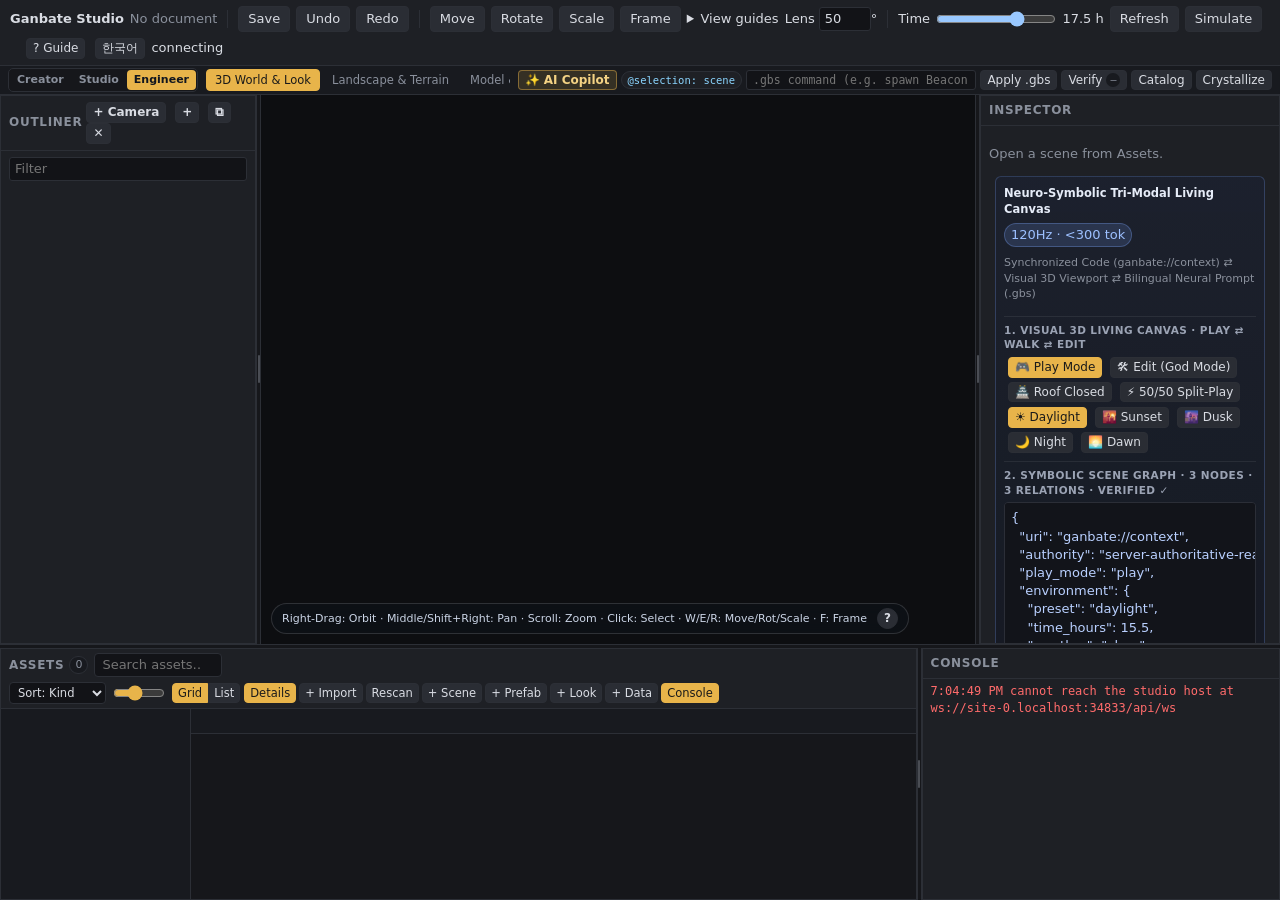
<file: editor/index.html>
<!doctype html>
<html lang="en">
<head>
<meta charset="utf-8">
<meta name="viewport" content="width=device-width, initial-scale=1">
<title>Ganbate Studio</title>
<link rel="stylesheet" href="/editor/studio.css">
<link rel="stylesheet" href="/editor/ai-copilot.css">
</head>
<body>
<header id="toolbar">
  <strong id="project-name">Ganbate Studio</strong>
  <span id="doc-name" data-i18n="noDocument">No document</span><button id="download-draft" hidden data-i18n="downloadDraft">Download draft</button>
  <span class="sep"></span>
  <button id="save" data-i18n="save" data-i18n-title="saveTip">Save</button>
  <button id="undo" data-i18n="undo">Undo</button>
  <button id="redo" data-i18n="redo">Redo</button>
  <span class="sep"></span>
  <button id="mode-move" data-i18n="move" data-i18n-title="moveTip">Move</button>
  <button id="mode-rotate" data-i18n="rotate" data-i18n-title="rotateTip">Rotate</button>
  <button id="mode-scale" data-i18n="scale" data-i18n-title="scaleTip">Scale</button>
  <button id="frame" data-i18n="frame" data-i18n-title="frameTip">Frame</button>
  <details class="frame-options">
    <summary data-i18n="frameOptions">View guides</summary>
    <div class="frame-fields">
      <label><span data-i18n="previewShape">Preview shape</span>
        <select id="frame-shape">
          <option value="free" data-i18n="availableSpace">Available space</option>
          <option value="portrait" data-i18n="portraitFrame">Portrait · 9:16</option>
          <option value="landscape" data-i18n="landscapeFrame">Landscape · 16:9</option>
          <option value="classic" data-i18n="classicFrame">Classic · 4:3</option>
        </select>
      </label>
      <label><input id="show-frame-guide" type="checkbox"> <span data-i18n="marginGuide">Margin guide</span></label>
      <label><span data-i18n="guideInset">Guide inset</span> <input id="frame-margin" type="number" value="5" min="0" max="45" step="any">%</label>
    </div>
  </details>
  <label class="view-lens"><span data-i18n="viewLens">Lens</span> <input id="viewport-fov" type="number" min="1" max="170" step="any" value="50" data-i18n-title="viewLensTip">°</label>
  <span class="sep"></span>
  <label class="time"><span data-i18n="time">Time</span> <input id="time" type="range" min="0" max="24" step="0.1" value="17.5"> <span id="time-label">17.5 h</span></label>
  <button id="recook" data-i18n="refresh" data-i18n-title="refreshTip">Refresh</button>
  <button id="simulate" data-i18n="simulate" data-i18n-title="simulateTip">Simulate</button>
  <span id="pie-toolbar" class="pie-toolbar" hidden>
    <span class="sep"></span>
    <span class="view-toggle" role="group">
      <button type="button" id="view-mode-scene" class="mini on" data-i18n="viewScene">Scene</button>
      <button type="button" id="view-mode-pie" class="mini" data-i18n="viewPie">Game (PIE)</button>
      <button type="button" id="view-mode-matrix" class="mini" data-i18n="viewMatrix">Device Matrix</button>
    </span>
    <button type="button" id="pie-split-toggle" data-role="pie-split-toggle" class="mini pie-split-btn" aria-pressed="false" data-i18n="pieSplitPlay" data-i18n-title="pieSplitPlayTip">⚡ Split Play</button>
    <select id="pie-preset" aria-label="PIE preset" hidden></select>
    <select id="pie-device" aria-label="PIE device" hidden></select>
    <button type="button" id="pie-inspect-ui" class="mini" hidden data-i18n="pieInspectUi" data-i18n-title="pieInspectUiTip">Inspect UI</button>
  </span>
  <details id="live-release-menu" class="live-release-menu" hidden>
    <summary><span data-i18n="liveRelease">Live Release</span> <span id="live-release-badge" class="live-badge" data-state="local">Local</span></summary>
    <div class="live-release-popover">
      <div id="live-release-summary" class="live-release-summary"></div>
      <input id="live-release-note" type="text" data-i18n-placeholder="liveNotePlaceholder" placeholder="Release note (optional)…">
      <div class="live-release-actions">
        <button type="button" id="live-stage" data-i18n="liveStage">Stage Draft</button>
        <button type="button" id="live-publish" class="live-primary" data-i18n="livePublish">Publish Live (Skip Deploy)</button>
        <button type="button" id="live-pull" data-i18n="livePull">Pull Live to Project</button>
        <button type="button" id="live-discard" data-i18n="liveDiscard">Discard Draft</button>
        <button type="button" id="live-refresh" data-i18n="liveRefresh">Refresh Status</button>
      </div>
    </div>
  </details>
  <span class="grow"></span>
  <select id="project-tools" aria-label="Project tools" hidden><option value="" data-i18n="projectTools">Project tools</option></select>
  <span id="fps"></span>
  <span id="project-tab-tools"></span>
  <button id="studio-help-btn" type="button" class="mini" data-i18n="quickGuide" data-i18n-title="quickGuideTip">? Guide</button>
  <button id="language" class="mini" data-i18n="language">한국어</button>
  <span id="connection" data-i18n="connecting">connecting</span>
</header>
<nav id="workspace-bar" aria-label="Studio Workbenches and AI IDE">
  <div id="ux-tier-bar" class="ux-tier-switch" role="group" aria-label="Studio Experience Mode">
    <button type="button" class="ux-tier-btn" data-ux-tier="creator" data-i18n="uxCreator" data-i18n-title="uxCreatorTip">Creator</button>
    <button type="button" class="ux-tier-btn" data-ux-tier="studio" data-i18n="uxStudio" data-i18n-title="uxStudioTip">Studio</button>
    <button type="button" class="ux-tier-btn on" data-ux-tier="engineer" data-i18n="uxEngineer" data-i18n-title="uxEngineerTip">Engineer</button>
  </div>
  <div id="workspace-tabs" role="tablist">
    <button type="button" role="tab" class="workspace-tab on" aria-selected="true" data-workbench="world" data-i18n="wb_world">3D World &amp; Look</button>
    <button type="button" role="tab" class="workspace-tab" aria-selected="false" data-workbench="code-xray" data-i18n="wb_code_xray">Project X-Ray</button>
  </div>
  <div id="ai-ide-bar">
    <button type="button" id="ai-copilot-toggle" class="mini" data-i18n="aiCopilot" data-i18n-title="aiCopilotTip">✨ AI Copilot</button>
    <span id="ai-selection-pill" class="ai-selection-pill" data-i18n="aiSelectionNone">@selection: scene</span>
    <input id="ai-gbs-input" type="text" autocomplete="off" spellcheck="false" data-i18n-placeholder="aiGbsPlaceholder" placeholder=".gbs command (e.g. spawn Beacon at 0 1 0; snap Beacon ground)…">
    <button type="button" id="ai-gbs-apply" class="mini" data-i18n="aiApply" data-i18n-title="aiApplyTip">Apply .gbs</button>
    <details id="ai-verify-menu" class="ai-verify-menu">
      <summary id="ai-verify-summary" data-i18n-title="aiVerifyTip"><span data-i18n="aiVerify">Verify</span> <span id="ai-verify-badge" class="ai-verify-badge" data-state="idle">—</span></summary>
      <div id="ai-verify-popover" class="ai-verify-popover">
        <div class="ai-verify-head">
          <button type="button" id="ai-verify-run" class="mini on" data-i18n="aiVerify">Verify</button>
          <span id="ai-verify-meta" class="meta"></span>
        </div>
        <div id="ai-verify-results" class="ai-verify-results"></div>
      </div>
    </details>
    <details id="ai-catalog-menu" class="ai-verify-menu">
      <summary data-i18n-title="aiCatalogTip"><span data-i18n="aiCatalog">Catalog</span></summary>
      <div id="ai-catalog-popover" class="ai-verify-popover">
        <input id="ai-catalog-search" type="search" placeholder="Search bricks & assets…">
        <div id="ai-catalog-results" class="ai-verify-results"></div>
      </div>
    </details>
    <button type="button" id="ai-crystallize-btn" class="mini" data-i18n="aiCrystallize" data-i18n-title="aiCrystallizeTip">Crystallize</button>
  </div>
</nav>
<main id="world-workspace">
  <section id="left">
    <div class="panel" id="outliner">
      <h2><span data-i18n="outliner">Outliner</span>
        <span>
          <button id="bookmark-camera" class="mini" data-i18n="bookmarkCamera" data-i18n-title="bookmarkCameraTip">+ Camera</button>
          <button id="add-entity" class="mini" data-i18n-title="addEntityTip">+</button>
          <button id="duplicate-entity" class="mini" data-i18n-title="duplicateTip">⧉</button>
          <button id="delete-entity" class="mini" data-i18n-title="deleteTip">✕</button>
        </span>
      </h2>
      <input id="outliner-filter" type="search" data-i18n-placeholder="filter" placeholder="Filter">
      <div id="outliner-tree" tabindex="0"></div>
    </div>
  </section>
  <div id="preview-frame"><section id="viewport" tabindex="0">
    <canvas id="overlay"></canvas>
    <div id="frame-guide" hidden aria-hidden="true"></div>
    <div id="viewport-drop-hint" hidden aria-hidden="true"></div>
    <div id="viewport-controls-hint" class="viewport-controls-hint" role="note">
      <span data-i18n="viewportControlsHint">Right-Drag: Orbit · Middle/Shift+Right: Pan · Scroll: Zoom · Click: Select · W/E/R: Move/Rot/Scale · F: Frame</span>
      <button type="button" id="viewport-controls-guide" class="mini">?</button>
    </div>
  </section><section id="pie-stage" hidden></section><section id="pie-matrix" hidden></section><div id="layout-rig-overlay" hidden></div></div>
  <section id="right" class="panel">
    <h2 data-i18n="inspector">Inspector</h2>
    <div id="inspector-body" tabindex="-1"></div>
  </section>
</main>
<section id="workbench-deck" hidden><div id="gameplay-workbench-switcher" class="gameplay-workbench-switcher" hidden></div></section>
<div id="dock-resizer" role="separator" aria-orientation="horizontal"></div>
<footer id="bottom-dock">
  <section class="panel" id="assets">
    <header class="assets-header">
      <div class="assets-title-group">
        <h2 data-i18n="assets">Assets</h2>
        <span id="assets-count" class="count-badge">0</span>
      </div>
      <input id="assets-search" type="search" data-i18n-placeholder="searchAssets" placeholder="Search assets…">
      <div id="assets-kinds" role="group"></div>
      <span class="grow"></span>
      <div class="assets-toolbar-actions">
        <select id="assets-sort" aria-label="Sort assets">
          <option value="kind" data-i18n="sortKind">Sort: Kind</option>
          <option value="name" data-i18n="sortName">Sort: Name</option>
          <option value="folder" data-i18n="sortFolder">Sort: Folder</option>
          <option value="size" data-i18n="sortSize">Sort: Size</option>
        </select>
        <label id="assets-scale-wrap" class="asset-scale-wrap" data-i18n-title="cardScaleTip" title="Thumbnail size">
          <input id="assets-scale" type="range" min="112" max="220" step="4" value="152" aria-label="Thumbnail size">
        </label>
        <span class="view-toggle" role="group">
          <button id="assets-view-grid" type="button" class="mini on" data-i18n="gridView" data-i18n-title="gridViewTip">Grid</button>
          <button id="assets-view-list" type="button" class="mini" data-i18n="listView" data-i18n-title="listViewTip">List</button>
        </span>
        <button id="toggle-asset-details" type="button" class="mini on" data-i18n="assetDetails" data-i18n-title="toggleAssetDetails">Details</button>
        <button id="import-assets" type="button" class="mini" data-i18n="importAssets" data-i18n-title="importAssetsTip">+ Import</button>
        <input id="import-assets-input" type="file" multiple hidden accept=".glb,.png,.jpg,.jpeg,.webp,.wav,.ogg,.json">
        <button id="rescan-assets" type="button" class="mini" data-i18n="rescanAssets" data-i18n-title="rescanAssetsTip">Rescan</button>
        <button id="new-scene" type="button" class="mini" data-i18n="newScene" data-i18n-title="newSceneTip">+ Scene</button>
        <button id="new-prefab" type="button" class="mini" data-i18n="newPrefab" data-i18n-title="newPrefabTip">+ Prefab</button>
        <button id="new-look" type="button" class="mini" data-i18n="newLook" data-i18n-title="newLookFile">+ Look</button>
        <button id="new-data" type="button" class="mini" data-i18n="newData" data-i18n-title="newDataTip">+ Data</button>
        <button id="toggle-console" type="button" class="mini on" data-i18n="console" data-i18n-title="toggleConsole">Console</button>
      </div>
    </header>
    <div id="asset-scan-report" aria-live="polite"></div>
    <div id="assets-body">
      <nav id="assets-folders"></nav>
      <div id="assets-main">
        <div id="assets-bar"></div>
        <div id="assets-list" class="view-grid" tabindex="0"></div>
      </div>
      <aside id="assets-inspector"></aside>
    </div>
    <div id="asset-drop-overlay" hidden aria-hidden="true"></div>
  </section>
  <section class="panel" id="console">
    <h2 data-i18n="console">Console</h2>
    <div id="console-lines"></div>
  </section>
</footer>
<script type="module" src="/editor/studio.js"></script>
<dialog id="new-data-dialog" aria-labelledby="new-data-title">
  <form id="new-data-form" method="dialog">
    <h3 id="new-data-title" data-i18n="newDataTitle">New Data Document</h3>
    <label><span data-i18n="dataSchema">Schema</span>
      <select id="new-data-schema" required></select>
    </label>
    <label><span data-i18n="name">Name</span>
      <input id="new-data-name" type="text" required>
    </label>
    <label><span data-i18n="dataPath">File path</span>
      <input id="new-data-path" type="text" required>
    </label>
    <div class="dialog-actions">
      <button type="button" id="new-data-cancel" data-i18n="cancel">Cancel</button>
      <button type="submit" id="new-data-submit" class="on" data-i18n="createDoc">Create</button>
    </div>
  </form>
</dialog>
<dialog id="project-tool-panel" aria-labelledby="project-tool-title">
  <header><strong id="project-tool-title"></strong>
    <a id="project-tool-external" target="_blank" rel="noopener noreferrer" data-i18n="openSeparately">Open separately</a>
    <button type="button" id="project-tool-close" data-i18n="backToScene">Back to scene</button>
  </header>
  <iframe id="project-tool-frame" referrerpolicy="no-referrer" sandbox="allow-forms allow-scripts allow-same-origin allow-downloads allow-popups"></iframe>
</dialog>
<dialog id="studio-guide-dialog" aria-labelledby="studio-guide-title">
  <div class="studio-guide-shell">
    <header class="studio-guide-header">
      <div>
        <h3 id="studio-guide-title">Ganbate Studio — Quick-Start &amp; Architecture Guide</h3>
        <p class="studio-guide-sub">Unified 3D World Authoring, Live Game Output Verification (PIE), and Full-Repository Project X-Ray</p>
      </div>
      <button type="button" id="studio-guide-close" class="mini">✕ Close</button>
    </header>
    <div class="studio-guide-actions">
      <button type="button" class="on" data-guide-action="xray">🔍 Open Project X-Ray (Assets + Code)</button>
      <button type="button" data-guide-action="model">🧊 Open Model &amp; Mesh Studio (.glb)</button>
      <button type="button" data-guide-action="pie">▶ Switch to Live Game Output (PIE)</button>
      <button type="button" data-guide-action="matrix">📱 Open 4-Device Matrix (Portrait / Landscape)</button>
      <button type="button" data-guide-action="frame">🎯 Frame Active 3D Scene (F)</button>
    </div>
    <div class="studio-guide-grid">
      <section class="studio-guide-card">
        <h4>1. 3D Viewport &amp; Gizmo Controls</h4>
        <ul>
          <li><strong>Right-Click + Drag:</strong> Orbit 3D camera around target</li>
          <li><strong>Middle-Drag or Shift + Right-Drag:</strong> Pan camera</li>
          <li><strong>Mouse Scroll Wheel:</strong> Zoom in / out smoothly</li>
          <li><strong>Left-Click:</strong> Select 3D entity or drag gizmo axis</li>
          <li><strong>W / E / R:</strong> Move / Rotate / Scale gizmo (hold <strong>Ctrl/Cmd</strong> to snap)</li>
          <li><strong>F:</strong> Frame selected entity (or entire scene)</li>
          <li><strong>Ctrl+S / Ctrl+Z / Ctrl+Shift+Z:</strong> Save / Undo / Redo</li>
        </ul>
      </section>
      <section class="studio-guide-card">
        <h4>2. Matching Edit-to-Real Game Output (WYSIWYG)</h4>
        <ul>
          <li><strong>Scene:</strong> Direct 3D engine authoring viewport (`3D World &amp; Look`).</li>
          <li><strong>Game (PIE):</strong> Runs the real live web runtime inside exact device dimensions (`390×844` iPhone Portrait, `844×390` Landscape, `1440×900` Desktop).</li>
          <li><strong>Device Matrix:</strong> Shows 4 real aspect ratios simultaneously so portrait/landscape camera &amp; HUD mismatches are caught immediately.</li>
          <li><strong>Preset Selector:</strong> Compare Engine Runtime vs Legacy Default side-by-side.</li>
        </ul>
      </section>
      <section class="studio-guide-card">
        <h4>3. Project X-Ray (Assets + Backend/Frontend Code)</h4>
        <ul>
          <li><strong>Overlap Clusters:</strong> Side-by-side comparison of duplicate `.glb` models (full WebGL2 textured + Clay + Wireframe + Bust zoom), environments, and editor tools.</li>
          <li><strong>Code Tree &amp; Backend:</strong> Browse every Rust, SQL, Protocol, Shared, Frontend, and Engine source file with static risk flags (`&gt;1,000 LOC`, `0 callers`, uncalled routes).</li>
          <li><strong>File-by-File Audit Queue:</strong> Step file-by-file (`← Prev / Next →`) and mark <code>Keep</code>, <code>Update</code>, <code>Merge</code>, or <code>Delete</code> with live source inspection.</li>
        </ul>
      </section>
      <section class="studio-guide-card">
        <h4>4. Bottom Asset Browser &amp; Workbenches</h4>
        <ul>
          <li><strong>Assets Dock (Bottom):</strong> Double-click `.scene.json` to open a 3D scene, `.glb` to inspect in Model Studio, or drag any `.glb` / `.prefab.json` directly into the 3D viewport.</li>
          <li><strong>Inspector (Right):</strong> Edit transforms, lights, cameras (`Look through` / `Align camera`), materials, and schema-validated `.data.json` documents.</li>
          <li><strong>SceneScript (`.gbs` Bar):</strong> Type deterministic scene commands (`spawn`, `move`, `snap`) and run <code>Verify</code>.</li>
        </ul>
      </section>
    </div>
  </div>
</dialog>
<div id="asset-context-menu" class="context-menu" role="menu" hidden></div>
</body>
</html>
</file>
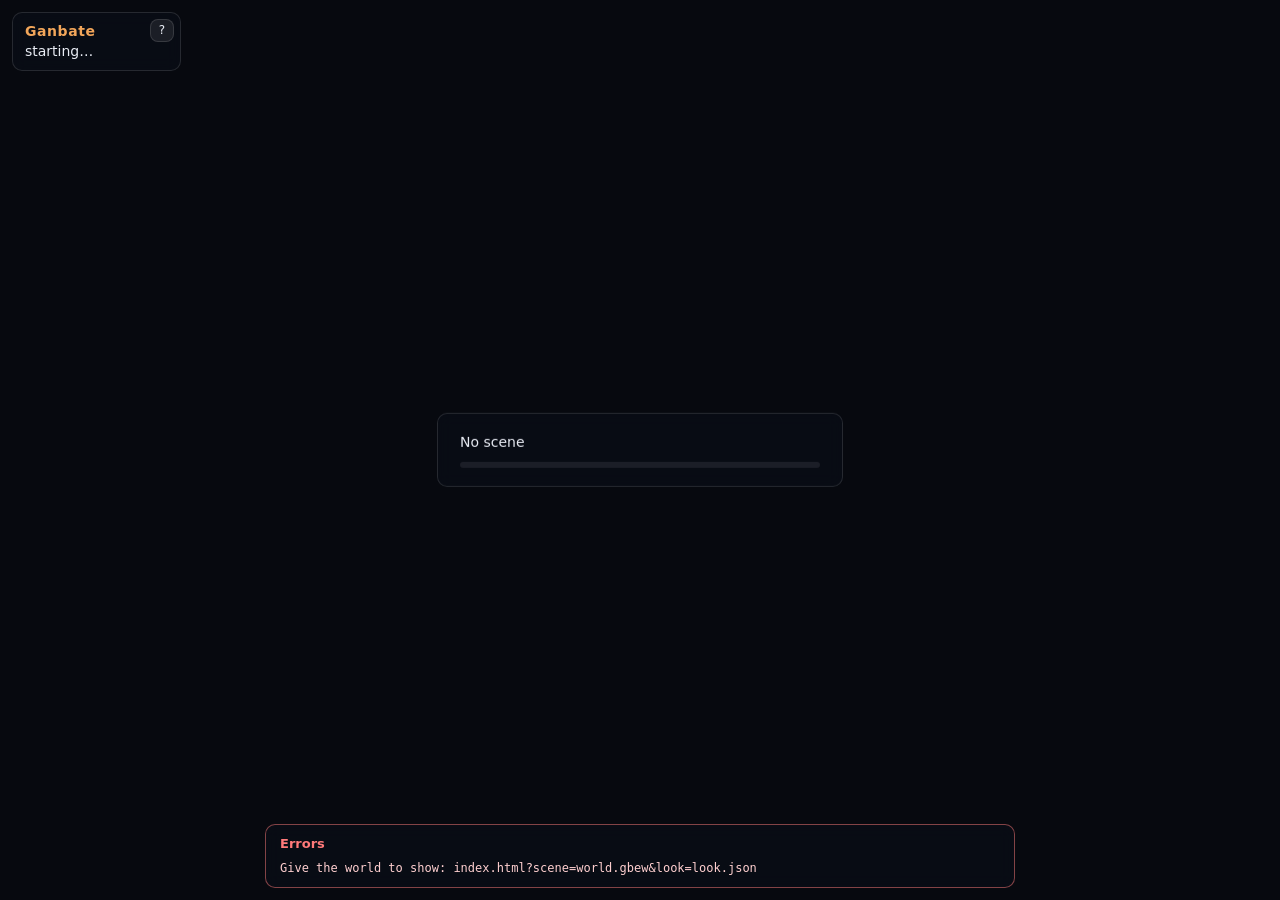
<file: web/index.html>
<!doctype html>
<html lang="en">
<head>
<meta charset="utf-8">
<meta name="viewport" content="width=device-width, initial-scale=1, viewport-fit=cover, user-scalable=no">
<title>Ganbate Web Player</title>
<style>
  :root {
    color-scheme: dark;
    --bg: #07090f;
    --panel: rgba(10, 13, 22, 0.78);
    --line: rgba(255, 255, 255, 0.12);
    --text: #e8ecf4;
    --dim: #9aa3b5;
    --accent: #f2a65a;
    --bad: #ff7a7a;
    font: 14px/1.45 system-ui, -apple-system, "Segoe UI", sans-serif;
  }
  html, body { margin: 0; height: 100%; background: var(--bg); color: var(--text); overflow: hidden; }
  canvas { position: fixed; inset: 0; width: 100vw; height: 100vh; display: block; touch-action: none; outline: none; }
  canvas.fixed { inset: auto; left: 0; top: 0; }
  .panel { position: fixed; background: var(--panel); border: 1px solid var(--line); border-radius: 10px;
    backdrop-filter: blur(8px); -webkit-backdrop-filter: blur(8px); }
  #hud { top: max(12px, env(safe-area-inset-top)); left: max(12px, env(safe-area-inset-left)); padding: 8px 12px; max-width: min(560px, calc(100vw - 24px)); }
  #hud b { color: var(--accent); font-weight: 600; letter-spacing: 0.04em; }
  #status { color: var(--text); font-variant-numeric: tabular-nums; }
  #adapter { color: var(--dim); font-size: 12px; }
  #help { display: none; color: var(--dim); font-size: 12px; margin-top: 6px; }
  #hud.open #help { display: block; }
  #hud button.small { float: right; margin: -2px -6px 0 10px; }
  #loading { top: 50%; left: 50%; transform: translate(-50%, -50%); padding: 18px 22px; width: min(360px, calc(100vw - 48px)); }
  #phase { margin-bottom: 10px; }
  .bar { height: 6px; background: rgba(255, 255, 255, 0.08); border-radius: 3px; overflow: hidden; }
  .bar div { height: 100%; width: 0; background: var(--accent); transition: width 0.15s; }
  #errors { display: none; bottom: max(12px, env(safe-area-inset-bottom)); left: 50%; transform: translateX(-50%);
    width: min(720px, calc(100vw - 24px)); max-height: 40vh; overflow: auto; padding: 10px 14px; border-color: rgba(255, 122, 122, 0.5); }
  #errors h2 { margin: 0 0 6px; font-size: 13px; color: var(--bad); }
  #errors pre { margin: 0; white-space: pre-wrap; font: 12px/1.4 ui-monospace, SFMono-Regular, Menlo, monospace; color: #ffd0d0; }
  #touch { display: none; bottom: max(10px, env(safe-area-inset-bottom)); left: 50%; transform: translateX(-50%);
    padding: 8px; gap: 6px; flex-wrap: wrap; justify-content: center; width: max-content; max-width: calc(100vw - 20px); }
  body.touch #touch { display: flex; }
  button { font: inherit; color: var(--text); background: rgba(255, 255, 255, 0.08); border: 1px solid var(--line);
    border-radius: 8px; padding: 8px 12px; min-width: 44px; min-height: 40px; touch-action: none; user-select: none; -webkit-user-select: none; }
  button:active, button.on { background: rgba(242, 166, 90, 0.3); border-color: var(--accent); }
  button.small { min-height: 0; min-width: 0; padding: 2px 8px; font-size: 12px; }
  .sep { width: 1px; background: var(--line); margin: 2px 2px; }
  noscript { position: fixed; inset: 0; display: grid; place-items: center; }
</style>
</head>
<body>
<canvas id="view" tabindex="0" aria-label="Ganbate render view"></canvas>
<div id="hud" class="panel">
  <button class="small" id="help-toggle" aria-expanded="false">?</button>
  <div><b>Ganbate</b> <span id="status">starting…</span></div>
  <div id="adapter"></div>
  <div id="help">W A S D fly · Q / E down / up · arrows or drag to look · Shift faster · 1–9 views ·
    T / G time · C day cycle · Y weather · P pause motion.<br>
    Touch: drag with one finger to look, with two to move; the buttons below change time,
    weather and views.</div>
</div>
<div id="loading" class="panel">
  <div id="phase">Loading…</div>
  <div class="bar"><div id="progress"></div></div>
</div>
<div id="errors" class="panel"><h2>Errors</h2><pre id="error-list"></pre></div>
<div id="touch" class="panel" aria-label="Controls"></div>
<noscript>The Ganbate web player needs JavaScript and WebGPU or WebGL 2.</noscript>
<script type="module">
import { startPlayer, startSelfTest } from './ganbate.js';

const params = new URLSearchParams(location.search);
const $ = (id) => document.getElementById(id);
const canvas = $('view');
const phase = $('phase');
const progress = $('progress');
const errorList = $('error-list');
const shown = [];
const showError = (text) => {
  console.error(text);
  if (shown.includes(text) || shown.length > 50) return;
  shown.push(text);
  $('errors').style.display = 'block';
  errorList.textContent = shown.join('\n');
};
window.addEventListener('error', (e) => showError(e.message));
window.addEventListener('unhandledrejection', (e) => showError(String(e.reason && e.reason.message || e.reason)));

// Canvas size: CSS size times the device pixel ratio (capped by ?dpr=; default 2, or 1.5 on
// touch devices, where full-resolution post-processing is costly) times ?scale=; ?size=WxH
// fixes the drawing buffer instead.
const coarse = matchMedia('(pointer: coarse)').matches;
const maxDpr = Number(params.get('dpr')) || (coarse ? 1.5 : 2);
const scale = Math.min(Math.max(Number(params.get('scale')) || 1, 0.25), 2);
const fixed = /^(\d+)x(\d+)$/.exec(params.get('size') || '');
if (fixed) {
  canvas.classList.add('fixed');
  canvas.style.width = `${fixed[1] / devicePixelRatio}px`;
  canvas.style.height = `${fixed[2] / devicePixelRatio}px`;
}
const sizeCanvas = () => {
  let w; let h;
  if (fixed) {
    w = Number(fixed[1]); h = Number(fixed[2]);
  } else {
    const dpr = Math.min(window.devicePixelRatio || 1, maxDpr) * scale;
    w = Math.max(1, Math.round(canvas.clientWidth * dpr));
    h = Math.max(1, Math.round(canvas.clientHeight * dpr));
  }
  if (canvas.width !== w) canvas.width = w;
  if (canvas.height !== h) canvas.height = h;
};
sizeCanvas();

$('help-toggle').addEventListener('click', () => {
  const open = $('hud').classList.toggle('open');
  $('help-toggle').setAttribute('aria-expanded', String(open));
});
if (coarse || params.get('touch') === '1') document.body.classList.add('touch');
window.addEventListener('keydown', (e) => {
  if (e.code === 'KeyH' && !e.repeat) $('help-toggle').click();
});

const scene = params.get('scene');
if (params.get('selftest') === '1') {
  // GPU-layer self-test (compute, copies, mips, canvas blit); see crates/ganbate-web/src/selftest.rs.
  try {
    const result = await startSelfTest({
      canvas, wasm: params.get('wasm') || './ganbate_web.wasm', sizeCanvas, api: params.get('api') || 'auto',
      onPhase(text) { phase.textContent = text; },
      onLog(level, text) { (level >= 2 ? console.error : console.log)(text); if (level >= 2) showError(text); },
      onError: showError,
    });
    $('loading').style.display = 'none';
    $('status').textContent = `self-test done, ${result.errors().length} errors`;
    $('adapter').textContent = `${result.adapter} · ${result.format}`;
    window.ganbate = { selftest: result };
  } catch (e) {
    $('loading').style.display = 'none';
    showError(e.message || String(e));
    window.ganbate = { failed: e.message || String(e) };
  }
} else if (!scene) {
  showError('Give the world to show: index.html?scene=world.gbew&look=look.json');
  phase.textContent = 'No scene';
} else {
  try {
    const player = await startPlayer({
      canvas,
      wasm: params.get('wasm') || './ganbate_web.wasm',
      api: params.get('api') || 'auto',
      scene,
      look: params.get('look') || '',
      query: location.search,
      sizeCanvas,
      onPhase(text, p) {
        $('loading').style.display = text ? 'block' : 'none';
        phase.textContent = text;
        progress.style.width = `${Math.round(Math.max(0, Math.min(1, p)) * 100)}%`;
      },
      onLog(level, text) {
        (level >= 2 ? console.error : level === 1 ? console.warn : console.log)(text);
        if (level >= 2) showError(text);
      },
      onStatus(text) { $('status').textContent = text; },
      onError: showError,
    });
    $('adapter').textContent = `${player.adapter} · ${player.format}`;
    window.ganbate = player;
    buildTouchControls(player);
    canvas.focus();
  } catch (e) {
    $('loading').style.display = 'none';
    showError(e.message || String(e));
    window.ganbate = { failed: e.message || String(e) };
  }
}

function buildTouchControls(player) {
  const bar = $('touch');
  const code = (c) => c.charCodeAt(0);
  const hold = (label, key, title) => {
    const b = document.createElement('button');
    b.textContent = label;
    b.title = title;
    const up = () => { b.classList.remove('on'); player.key(key, false); };
    b.addEventListener('pointerdown', (e) => { e.preventDefault(); b.classList.add('on'); player.key(key, true); });
    b.addEventListener('pointerup', up);
    b.addEventListener('pointercancel', up);
    b.addEventListener('pointerleave', up);
    bar.append(b);
  };
  const tap = (label, key, title) => {
    const b = document.createElement('button');
    b.textContent = label;
    b.title = title;
    b.addEventListener('click', () => { player.key(key, true); player.key(key, false); });
    bar.append(b);
  };
  const sep = () => { const s = document.createElement('div'); s.className = 'sep'; bar.append(s); };
  hold('◀ time', code('g'), 'Earlier (G)');
  hold('time ▶', code('t'), 'Later (T)');
  tap('cycle', code('c'), 'Day cycle (C)');
  tap('weather', code('y'), 'Next weather (Y)');
  tap('pause', code('p'), 'Pause motion (P)');
  sep();
  hold('▲', code('e'), 'Up (E)');
  hold('▼', code('q'), 'Down (Q)');
  if (player.views.length) sep();
  player.views.slice(0, 9).forEach((name, i) => tap(`${i + 1} ${name}`, code(String(i + 1)), `View ${i + 1}`));
}
</script>
</body>
</html>
</file>
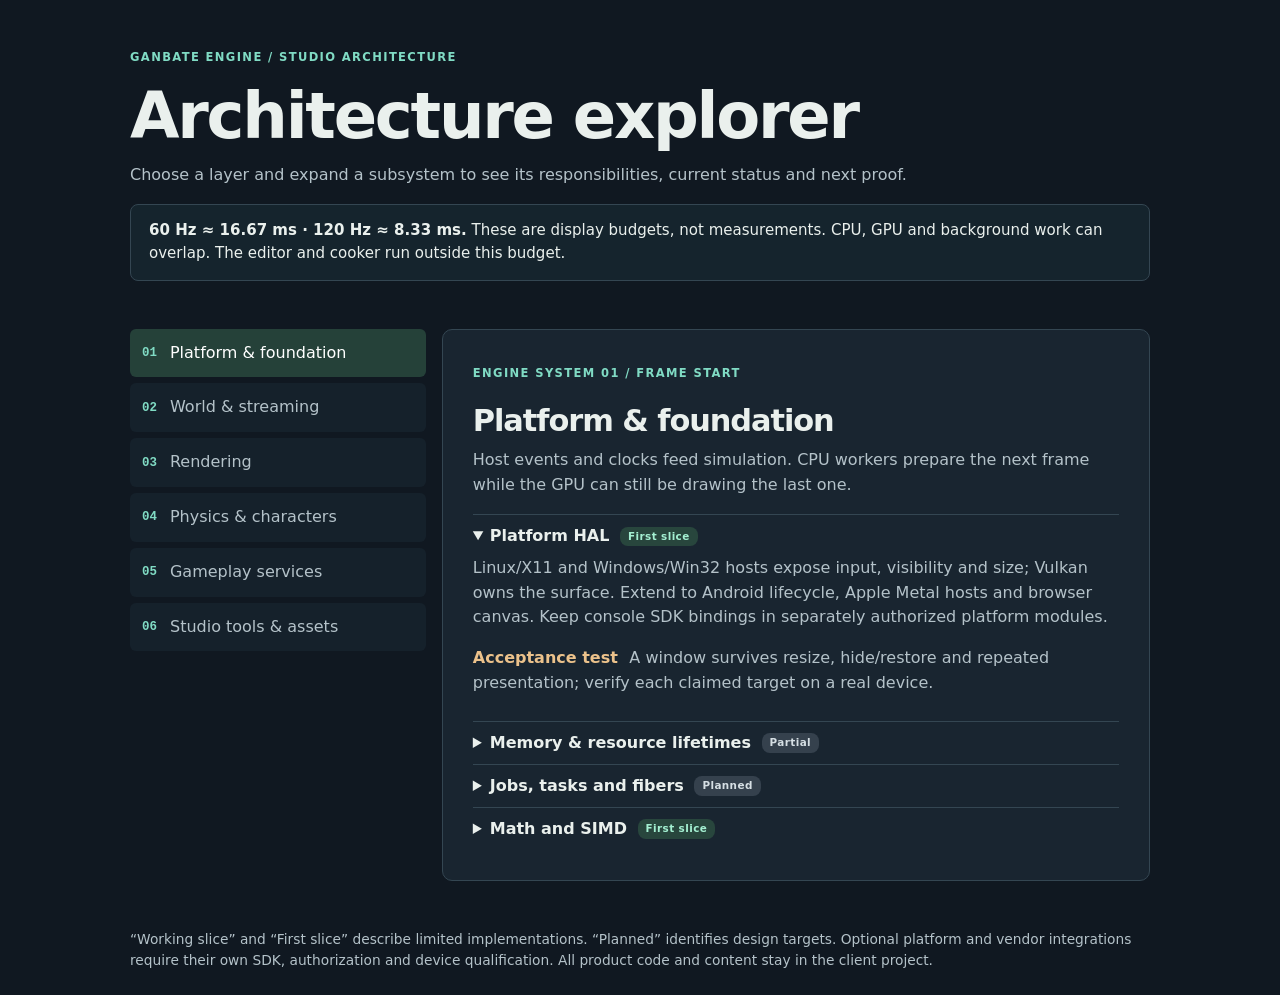
<file: docs/architecture.html>
<!doctype html>
<html lang="en">
  <head>
    <meta charset="utf-8">
    <meta name="viewport" content="width=device-width, initial-scale=1">
    <title>Ganbate Engine · Architecture Explorer</title>
    <style>
:root{color-scheme:dark;
    --bg:#101821;
    --panel:#192530;
    --fg:#eaf0ed;
    --soft:#b4c2c9;
    --accent:#80dbc4;
    --gold:#ecc28b;
    --stroke:#344652}
*{box-sizing:border-box}
body{margin:0;
    background:var(--bg);
    color:var(--fg);
    font:16px/1.55 system-ui,sans-serif}
header,main,footer{max-width:1120px;
    margin:auto;
    padding:24px clamp(16px,4vw,50px)}
header{padding-top:44px}
.eyebrow{color:var(--accent);
    font-weight:700;
    letter-spacing:.12em;
    font-size:.72rem}
h1,h2{line-height:1.1;
    font-weight:620;
    letter-spacing:-.035em}
h1{font-size:clamp(2.1rem,6vw,4rem);
    margin:12px 0}
h2{font-size:1.9rem;
    margin:.65em 0 .35em}
p{color:var(--soft);
    margin:.5em 0 1em}
.frame{background:#15242d;
    border:1px solid var(--stroke);
    padding:14px 18px;
    border-radius:8px;
    font-size:.94em}
.frame b{color:var(--fg)}
.explorer{display:grid;
    grid-template-columns:minmax(210px,29%) 1fr;
    gap:16px}
.tabs{display:grid;
    align-content:start;
    gap:6px}
.tab{position:relative}
.tab input{position:absolute;
    width:1px;
    height:1px;
    opacity:0}
.tab label{display:flex;
    gap:13px;
    align-items:center;
    cursor:pointer;
    padding:12px;
    border-radius:6px;
    background:#15212b;
    color:var(--soft)}
.tab label span{font:600 .78rem ui-monospace,monospace;
    color:var(--accent)}
.tab input:checked+label{background:#254139;
    color:white}
.tab input:focus-visible+label{outline:3px solid var(--gold)}
.panel{display:none;
    background:var(--panel);
    padding:clamp(16px,3vw,30px);
    border:1px solid var(--stroke);
    border-radius:10px}
.panel:first-child{display:block}
.explorer:has(input:checked) .panel{display:none}
.explorer:has(#foundation:checked) .p-foundation{display:block}

.explorer:has(#world:checked) .p-world{display:block}

.explorer:has(#render:checked) .p-render{display:block}

.explorer:has(#motion:checked) .p-motion{display:block}

.explorer:has(#game:checked) .p-game{display:block}

.explorer:has(#tools:checked) .p-tools{display:block}
details{border-top:1px solid var(--stroke);
    padding:9px 0}
summary{cursor:pointer;
    font-weight:600;
    line-height:1.5}
summary small{display:inline-block;
    padding:2px 8px;
    margin-left:5px;
    border-radius:8px;
    font-size:.65rem;
    letter-spacing:.04em;
    vertical-align:middle}
.partial{background:#28463d;
    color:#a4f0d2}
.future{background:#35414d;
    color:#d6dfe4}
.gate b{color:var(--gold);
    margin-right:.4em}
footer{font-size:.86rem;
    color:var(--soft)}
@media(max-width:680px){.explorer{grid-template-columns:1fr}
.tabs{grid-template-columns:1fr 1fr}
.tab label{font-size:.86em;
    padding:10px;
    gap:7px}
}
@media print{body{color:black;
    background:white}
.tabs{display:none}
.explorer{display:block}
.explorer .panel,.explorer:has(input:checked) .panel{display:block;
    border:0;
    break-inside:avoid}
p,footer,.eyebrow,.gate b{color:black}
}

</style>
    <header>
      <span class="eyebrow">GANBATE ENGINE / STUDIO ARCHITECTURE</span>
      <h1>Architecture explorer</h1>
      <p>Choose a layer and expand a subsystem to see its responsibilities, current status and next proof.</p>
      <div class="frame">
        <b>60 Hz ≈ 16.67 ms · 120 Hz ≈ 8.33 ms.</b> These are display budgets, not measurements. CPU, GPU and background work can overlap. The editor and cooker run outside this budget.</div>
    </header>
    <main class="explorer">
      <div class="tabs" role="group" aria-label="Architecture layers">
        <div class="tab">
          <input type="radio" name="area" id="foundation" checked>
          <label for="foundation">
            <span>01</span>Platform &amp; foundation</label>
        </div>
        <div class="tab">
          <input type="radio" name="area" id="world">
          <label for="world">
            <span>02</span>World &amp; streaming</label>
        </div>
        <div class="tab">
          <input type="radio" name="area" id="render">
          <label for="render">
            <span>03</span>Rendering</label>
        </div>
        <div class="tab">
          <input type="radio" name="area" id="motion">
          <label for="motion">
            <span>04</span>Physics &amp; characters</label>
        </div>
        <div class="tab">
          <input type="radio" name="area" id="game">
          <label for="game">
            <span>05</span>Gameplay services</label>
        </div>
        <div class="tab">
          <input type="radio" name="area" id="tools">
          <label for="tools">
            <span>06</span>Studio tools &amp; assets</label>
        </div>
      </div>
      <div>
        <section class="panel p-foundation" aria-label="Platform &amp; foundation">
          <span class="eyebrow">ENGINE SYSTEM 01 / FRAME START</span>
          <h2>Platform &amp; foundation</h2>
          <p>Host events and clocks feed simulation. CPU workers prepare the next frame while the GPU can still be drawing the last one.</p>
          <details open>
            <summary>Platform HAL <small class="partial">First slice</small>
            </summary>
            <p>Linux/X11 and Windows/Win32 hosts expose input, visibility and size; Vulkan owns the surface. Extend to Android lifecycle, Apple Metal hosts and browser canvas. Keep console SDK bindings in separately authorized platform modules.</p>
            <p class="gate">
              <b>Acceptance test</b> A window survives resize, hide/restore and repeated presentation; verify each claimed target on a real device.</p>
          </details>
          <details>
            <summary>Memory &amp; resource lifetimes <small class="future">Partial</small>
            </summary>
            <p>Reusable GPU frame slots and a present semaphore per surface image are in place. Add measured frame arenas, generational pools and per-subsystem RAM/VRAM budgets. Use virtual-memory APIs where platforms expose them.</p>
            <p class="gate">
              <b>Acceptance test</b> A warmed-up scene can run and reload without monotonically growing retained resources.</p>
          </details>
          <details>
            <summary>Jobs, tasks and fibers <small class="future">Planned</small>
            </summary>
            <p>Start with explicit dependencies, cancellation and a bounded worker pool. Add work stealing, fiber waits and priorities for profiled workloads. The web host needs a single-thread fallback.</p>
            <p class="gate">
              <b>Acceptance test</b> Long asset tasks cancel cleanly and never hold the input/render thread.</p>
          </details>
          <details>
            <summary>Math and SIMD <small class="partial">First slice</small>
            </summary>
            <p>Portable vectors, perspective transforms and scalar geometry come first. Add quaternion, bounds and spline operations to shared core. Select x86 or ARM vector instructions at runtime when necessary; keep a portable WASM path.</p>
            <p class="gate">
              <b>Acceptance test</b> Scalar and accelerated kernels agree within documented tolerances on representative transforms.</p>
          </details>
        </section>
        <section class="panel p-world" aria-label="World &amp; streaming">
          <span class="eyebrow">ENGINE SYSTEM 02 / VISIBILITY AND REQUESTS</span>
          <h2>World &amp; streaming</h2>
          <p>The player camera selects visible objects and requests future content. I/O completes asynchronously and feeds later frames.</p>
          <details open>
            <summary>Entities, hierarchy and spatial queries <small class="partial">First slice</small>
            </summary>
            <p>Indexed meshes and placed instances can be validated, cooked, and expanded for the current renderer. Add stable entity generations, component stores, hierarchical transforms and spatial indices where needed.</p>
            <p class="gate">
              <b>Acceptance test</b> An authored mesh can be instantiated twice, transformed independently, serialized and reloaded.</p>
          </details>
          <details>
            <summary>World cells and HLOD <small class="future">Planned</small>
            </summary>
            <p>Partition authored content into independently loadable cells. Build distant proxies offline; choose residency from view, velocity, dependencies and memory pressure.</p>
            <p class="gate">
              <b>Acceptance test</b> A roaming sample crosses cells without holes or unbounded memory growth.</p>
          </details>
          <details>
            <summary>Streaming I/O <small class="future">Planned</small>
            </summary>
            <p>Provide bounded requests, cancellation, dependency ordering, cache and fallback. Use platform I/O behind the same contract; DirectStorage is an optional Windows path, HTTP/cache storage a web path.</p>
            <p class="gate">
              <b>Acceptance test</b> A delayed or corrupt background asset leaves the main loop responsive and produces an actionable error.</p>
          </details>
        </section>
        <section class="panel p-render" aria-label="Rendering">
          <span class="eyebrow">ENGINE SYSTEM 03 / SUBMIT AND PRESENT</span>
          <h2>Rendering</h2>
          <p>Gather visible instances, schedule passes and submit. A 60 Hz display gives 16.67 ms between frames; 120 Hz gives 8.33 ms.</p>
          <details open>
            <summary>Direct graphics backends <small class="partial">Working slice</small>
            </summary>
            <p>The <code>gpu</code> layer (pipelines, bind groups, passes, automatic barriers; shaped so Metal, WebGPU and D3D12 can implement it) runs on first-party Vulkan, offscreen and in native swapchains on Windows and X11. Add Metal and browser WebGPU behind the same interface; DX12 and licensed console backends are separate decisions.</p>
            <p class="gate">
              <b>Acceptance test</b> A representative scene draws with equivalent visibility and color on every supported backend.</p>
          </details>
          <details>
            <summary>Render graph and GPU-driven geometry <small class="future">Planned</small>
            </summary>
            <p>Move from the current explicit passes to a graph with access declarations, barriers and temporary target reuse. Grow from instancing and culling to mesh clusters or virtual geometry only where the data pays for it.</p>
            <p class="gate">
              <b>Acceptance test</b> The graph rejects undeclared resource use and removes a pass whose output is not consumed.</p>
          </details>
          <details>
            <summary>Materials, shaders and lighting <small class="partial">Working slice</small>
            </summary>
            <p>Shaders are written in a WGSL subset and compiled by Ganbate's own compiler (<code>ganbate-shader</code>) to SPIR-V; MSL, HLSL and WGSL emitters come with their backends. The stylized renderer draws cooked materials and textures with soft cel lighting, two shadow cascades, tiled lamp lights and the lights a game hangs (spots casting the props' shadows), water reflections and a time-of-day sky with weather; each game sets its style in a Look file. Skinned models are skinned on the GPU in every pass. Next come pipeline cache keys and a physically based shading model beside the stylized one. Ray tracing, virtual shadows and advanced GI are optional higher tiers.</p>
            <p class="gate">
              <b>Acceptance test</b> Reimporting one material updates the editor and player with the same pipeline and stable cache keys.</p>
          </details>
          <details>
            <summary>Post-processing and resolution <small class="partial">First slice</small>
            </summary>
            <p>HDR rendering with ambient occlusion, outlines, aerial perspective and mist, bloom, tone mapping and grading, a painterly filter, FXAA in the player and jittered accumulation for stills. Next: separate world resolution from crisp UI, temporal anti-aliasing and optional supported reconstruction techniques. Vendor SDK features require explicit dependency and platform decisions.</p>
            <p class="gate">
              <b>Acceptance test</b> Performance tiers preserve legible text and controls while adjusting expensive world passes.</p>
          </details>
        </section>
        <section class="panel p-motion" aria-label="Physics &amp; characters">
          <span class="eyebrow">ENGINE SYSTEM 04 / SIMULATION AND POSE</span>
          <h2>Physics &amp; characters</h2>
          <p>Advance simulation, sample animation, resolve attachments, and expose the pose and cue times to the renderer.</p>
          <details open>
            <summary>Collision and dynamics <small class="future">Planned</small>
            </summary>
            <p>Begin with picking, bounds, ray casts and collision layers. Extend to broad phase, narrow phase, fixed-step rigid bodies and constraints. Vehicles, cloth and destruction are later modules.</p>
            <p class="gate">
              <b>Acceptance test</b> A moving character collides reproducibly with a simple scene and the editor displays the contact.</p>
          </details>
          <details>
            <summary>Skeletal animation and motion matching <small class="future">Planned</small>
            </summary>
            <p>Import skins and clips, blend poses, seek by timestamp, attach to sockets and fire discrete cues. Motion matching belongs above a validated clip database.</p>
            <p class="gate">
              <b>Acceptance test</b> Backward seeks and reconnects never duplicate a cue. A prop releases from the sampled socket pose.</p>
          </details>
          <details>
            <summary>IK, facial animation and cinematics <small class="future">Planned</small>
            </summary>
            <p>Use constrained IK, morph targets, facial layers, camera cuts and timeline tracks. Extend to physical characters and phoneme-driven animation when real content requires them.</p>
            <p class="gate">
              <b>Acceptance test</b> The same saved timeline scrubs to the same pose in the editor and a packaged player.</p>
          </details>
        </section>
        <section class="panel p-game" aria-label="Gameplay services">
          <span class="eyebrow">ENGINE SYSTEM 05 / PLAYER AND WORLD RESPONSE</span>
          <h2>Gameplay services</h2>
          <p>Translate input into game-owned intent, update local presentation, and dispatch audio, navigation and UI work.</p>
          <details open>
            <summary>Game modules, scripting and UI <small class="future">Planned</small>
            </summary>
            <p>Define a Rust game-module lifecycle, events, focus/navigation, text shaping and scalable HUD layout. Keep editor scripting or a visual graph optional and isolated from game authority.</p>
            <p class="gate">
              <b>Acceptance test</b> Two unrelated games use the same engine APIs and register different components and actions.</p>
          </details>
          <details>
            <summary>Navigation, AI and crowds <small class="future">Planned</small>
            </summary>
            <p>Provide spatial queries, navigation meshes, behavior scheduling and update budgets. Content determines behavior trees, utility decisions and crowd fidelity.</p>
            <p class="gate">
              <b>Acceptance test</b> A non-card sample can navigate around an obstacle while distant agents update less often.</p>
          </details>
          <details>
            <summary>Audio <small class="future">Planned</small>
            </summary>
            <p>Build buses, mix, schedule time-aligned cues, spatialize emitters and stream music; later add occlusion and environmental reverb.</p>
            <p class="gate">
              <b>Acceptance test</b> Seek a timeline without playing a one-shot twice, and recover from audio interruption.</p>
          </details>
          <details>
            <summary>Networking and replay <small class="future">Planned</small>
            </summary>
            <p>Expose clocks, snapshots, resource identifiers and replay hooks. Each game chooses its server authority, security policy, rollback and prediction needs.</p>
            <p class="gate">
              <b>Acceptance test</b> A game can reconstruct a viewer-authorized state after reconnect; a purely local game runs with no network.</p>
          </details>
        </section>
        <section class="panel p-tools" aria-label="Studio tools &amp; assets">
          <span class="eyebrow">ENGINE SYSTEM 06 / OUTSIDE THE FRAME BUDGET</span>
          <h2>Studio tools &amp; assets</h2>
          <p>Editors and cookers produce versioned content. The runtime consumes their outputs; offline builds do not belong in the 16.67 ms frame.</p>
          <details open>
            <summary>Importer, cooker and packages <small class="partial">First slice</small>
            </summary>
            <p>The cooker reads a bounded static GLB subset (meshes, PBR material factors, PNG base-colour/normal/emissive textures, point lights) with first-party zlib/PNG codecs and writes a deterministic GBEW v2 world with mip chains. Next come dependency manifests, content hashes, GPU-compressed texture formats, audio formats and incremental target packages.</p>
            <p class="gate">
              <b>Acceptance test</b> A clean rebuild produces identical bytes; corrupt inputs and unsupported features fail explicitly.</p>
          </details>
          <details>
            <summary>World editor and collaboration <small class="future">Planned</small>
            </summary>
            <p>Build hierarchy, viewport selection, gizmos, inspector, undo transactions, play-in-editor, stable references and reviewable per-object or per-cell files. World, material, particle and quest editors share the runtime.</p>
            <p class="gate">
              <b>Acceptance test</b> Two contributors edit different objects, merge them, and reopen a valid scene without overwriting each other.</p>
          </details>
          <details>
            <summary>Timeline and material authoring <small class="future">Planned</small>
            </summary>
            <p>Edit camera and animation tracks, cue times, shader graphs and VFX with the same renderer used by the player. Build visual authoring on versioned data formats.</p>
            <p class="gate">
              <b>Acceptance test</b> Change one cue once, then see it in the editor, a headless replay and a standalone build.</p>
          </details>
          <details>
            <summary>Profiling, regression and unattended tests <small class="partial">First slice</small>
            </summary>
            <p>Headless and presented Vulkan tests exist. Expand frame traces, resource counters, crash diagnostics, image comparisons, replay bots and long-session runs.</p>
            <p class="gate">
              <b>Acceptance test</b> A regression shows the failing fixture, target, driver and reproducible trace; a software-driver run is labeled as such.</p>
          </details>
        </section>
      </div>
    </main>
    <footer>“Working slice” and “First slice” describe limited implementations. “Planned” identifies design targets. Optional platform and vendor integrations require their own SDK, authorization and device qualification. All product code and content stay in the client project.</footer>
  </head>
</html>
</file>
<file: editor/studio.css>
:root {
  --bg: #16171b;
  --panel: #1e2025;
  --panel-alt: #181a1f;
  --line: #2c2f36;
  --text: #d9dce3;
  --dim: #8a909c;
  --accent: #e8b44a;
  --error: #ff6b6b;
  --warn: #e8c86a;
  --kind-scene: #e8b44a;
  --kind-prefab: #5cc9f5;
  --kind-model: #7aa2f7;
  --kind-look: #c792ea;
  --kind-material: #f08c99;
  --kind-texture: #6bd4c8;
  --kind-sound: #7fd17f;
  --kind-data: #f59e6c;
  --kind-soundbank: #7fd17f;
  --kind-character: #8bd5ff;
  --kind-seq: #f5b971;
  --kind-vfx: #e599f7;
  --dock-height: clamp(195px, 28vh, 285px);
  --left-width: clamp(175px, 20vw, 260px);
  --right-width: clamp(210px, 25vw, 300px);
  --console-width: clamp(230px, 28vw, 410px);
  --asset-card-min: 152px;
  --asset-thumb-h: 72px;
  font: 13px/1.4 system-ui, -apple-system, "Segoe UI", sans-serif;
  color-scheme: dark;
}
* { box-sizing: border-box; }
html, body { height: 100%; margin: 0; background: var(--bg); color: var(--text); }
body {
  display: grid;
  grid-template-columns: minmax(0, 1fr);
  grid-template-rows: auto auto minmax(0, 1fr) 4px var(--dock-height);
  overflow: hidden;
}
body.workbench-active {
  grid-template-rows: auto auto minmax(0, 1fr);
}
body.workbench-active #world-workspace,
body.workbench-active #dock-resizer,
body.workbench-active #bottom-dock {
  display: none !important;
}
button {
  background: #2a2d34; color: var(--text); border: 1px solid var(--line); border-radius: 4px;
  padding: 3px 9px; font: inherit; cursor: pointer;
}
button:hover:not(:disabled) { border-color: var(--accent); }
button:disabled { opacity: 0.4; cursor: default; }
button.on { background: var(--accent); color: #1a1a1a; border-color: var(--accent); }
button.mini { padding: 1px 6px; font-size: 12px; margin-left: 4px; }
input, select { background: #121317; color: var(--text); border: 1px solid var(--line); border-radius: 3px; font: inherit; padding: 2px 5px; min-width: 0; }
input:focus, select:focus { outline: none; border-color: var(--accent); }

/* Toolbar */
#toolbar { position: relative; display: flex; flex-wrap: wrap; min-width: 0; align-items: center; gap: 6px; padding: 6px 10px; background: var(--panel); border-bottom: 1px solid var(--line); }
#toolbar .sep { width: 1px; height: 18px; background: var(--line); margin: 0 4px; }
#toolbar .grow, .assets-header .grow { flex: 1; }
#doc-name { color: var(--dim); }
#project-name, #doc-name { max-width: min(28vw, 24em); overflow: hidden; text-overflow: ellipsis; white-space: nowrap; }
#toolbar button, .time { white-space: nowrap; }
.frame-options { position: relative; }
.frame-options summary { cursor: pointer; white-space: nowrap; }
.frame-fields { position: absolute; z-index: 5; min-width: 12em; max-width: calc(100vw - 16px); padding: 8px; border: 1px solid var(--line); border-radius: 4px; background: var(--panel); }
.frame-fields label { display: block; margin: 4px 0; }
.frame-fields input[type=number] { width: 4em; }
#connection.connected { color: #7fd17f; }
#connection.disconnected { color: var(--error); }
.view-lens { white-space: nowrap; }
.view-lens input { width: 4em; }
.time input { width: 120px; vertical-align: middle; }

/* Main Workspace */
main { display: grid; grid-template-columns: var(--left-width) minmax(0, 1fr) var(--right-width); min-height: 0; min-width: 0; }
main.has-col-resizers { grid-template-columns: var(--left-width) 5px minmax(0, 1fr) 5px var(--right-width); }
.studio-col-resizer {
  background: var(--bg);
  border-left: 1px solid var(--line);
  border-right: 1px solid var(--line);
  cursor: col-resize;
  position: relative;
  user-select: none;
  touch-action: none;
  transition: background 0.12s ease;
  z-index: 4;
}
.studio-col-resizer::after {
  content: '';
  position: absolute;
  top: 50%;
  left: 50%;
  width: 2px;
  height: 28px;
  transform: translate(-50%, -50%);
  border-radius: 2px;
  background: rgba(138, 144, 156, 0.45);
}
.studio-col-resizer:hover, .studio-col-resizer.dragging {
  background: rgba(232, 180, 74, 0.35);
}
.studio-col-resizer:hover::after, .studio-col-resizer.dragging::after {
  background: var(--accent);
}
.panel { background: var(--panel); border: 1px solid var(--line); overflow: auto; min-width: 0; min-height: 0; }
.panel h2 { display: flex; justify-content: space-between; align-items: center; margin: 0; padding: 6px 8px; font-size: 12px; text-transform: uppercase; letter-spacing: 0.06em; color: var(--dim); border-bottom: 1px solid var(--line); position: sticky; top: 0; background: var(--panel); z-index: 2; }
#left { display: grid; grid-template-rows: minmax(0, 1fr); min-height: 0; min-width: 0; }
#outliner { overflow: hidden; display: grid; grid-template-rows: auto auto minmax(0, 1fr); }
#outliner-filter { margin: 6px 8px; width: calc(100% - 16px); }
#outliner-tree { overflow: auto; min-height: 0; }
.node { padding: 2px 8px; cursor: pointer; white-space: nowrap; border: 1px solid transparent; }
.node:hover { background: #262930; }
.node.selected { background: #3a3220; color: #fff; }
.node.drop-target { border-color: var(--accent); background: #2e291e; }
.node.dim { opacity: 0.35; }
.node .twisty { display: inline-block; width: 14px; color: var(--dim); }
.badge { margin-left: 6px; font-size: 10px; color: var(--accent); border: 1px solid var(--accent); border-radius: 3px; padding: 0 3px; }

/* Viewport */
#preview-frame { container-type: size; position: relative; overflow: hidden; min-width: 0; min-height: 0; display: grid; place-items: center; background: #090a0d; }
#preview-frame.fixed-frame #viewport {
  width: min(100cqw, calc(100cqh * var(--frame-ratio)));
  height: auto; aspect-ratio: var(--frame-ratio);
}
#frame-guide { pointer-events: none; position: absolute; z-index: 1; inset: 5%; border: 1px dashed #ffffffc0; box-shadow: 0 0 0 1px #0007; }
#viewport { width: 100%; height: 100%; position: relative; min-width: 0; min-height: 0; background: #0d0e11; overflow: hidden; }
#viewport canvas { position: absolute; inset: 0; width: 100%; height: 100%; display: block; }
#overlay { pointer-events: none; z-index: 2; }
#viewport.drop-active { box-shadow: inset 0 0 0 2px var(--accent); }
#viewport-drop-hint {
  pointer-events: none; position: absolute; z-index: 4; top: 10px; left: 50%; transform: translateX(-50%);
  padding: 4px 10px; border-radius: 999px; background: rgba(24, 26, 31, 0.92);
  border: 1px solid var(--accent); color: var(--accent); font-size: 12px; font-weight: 500;
  white-space: nowrap; box-shadow: 0 4px 14px rgba(0, 0, 0, 0.45);
}
#viewport:focus, #inspector-body:focus, #assets-list:focus, #outliner-tree:focus { outline: none; }

/* Inspector */
#inspector-body { padding: 6px 8px; }
.field { display: grid; grid-template-columns: 96px 1fr auto; gap: 6px; align-items: center; margin: 3px 0; border-radius: 3px; }
.field.drop-target { outline: 1px dashed var(--accent); background: #2c261b; }
.field label { color: var(--dim); overflow: hidden; text-overflow: ellipsis; white-space: nowrap; }
.field.default label { opacity: 0.7; }
.subfield label { padding-left: 10px; }
.subfield-group label { color: var(--text); font-weight: 500; }
.field input[type=number] { width: 100%; }
.vec { display: flex; gap: 3px; }
.vec input { flex: 1; width: 0; }
.component { display: flex; justify-content: space-between; align-items: center; margin: 10px 0 4px; padding-bottom: 2px; border-bottom: 1px solid var(--line); font-weight: 600; }
.meta { color: var(--dim); font-size: 11px; margin-bottom: 6px; }
.hint { color: var(--dim); }
select.add { margin-top: 12px; width: 100%; }

/* Bottom Dock & Splitter */
#dock-resizer {
  background: var(--bg);
  border-top: 1px solid var(--line);
  cursor: ns-resize;
  transition: background 0.12s ease;
}
#dock-resizer:hover, #dock-resizer.dragging { background: var(--accent); }

#bottom-dock {
  display: grid;
  grid-template-columns: minmax(0, 1fr) var(--console-width);
  min-height: 0;
  min-width: 0;
  overflow: hidden;
}
#bottom-dock.has-col-resizers {
  grid-template-columns: minmax(0, 1fr) 5px var(--console-width);
}
#bottom-dock.console-hidden { grid-template-columns: minmax(0, 1fr) !important; }
#bottom-dock.console-hidden #console,
#bottom-dock.console-hidden #dock-col-resizer { display: none; }

/* Content Browser (#assets) */
#assets {
  position: relative;
  overflow: hidden;
  display: grid;
  grid-template-rows: auto auto minmax(0, 1fr);
  min-height: 0;
  min-width: 0;
}
#assets.file-drop-active {
  box-shadow: inset 0 0 0 2px var(--accent);
}
#asset-drop-overlay {
  pointer-events: none;
  position: absolute;
  inset: 6px;
  z-index: 6;
  display: grid;
  place-items: center;
  background: rgba(20, 22, 27, 0.84);
  border: 2px dashed var(--accent);
  border-radius: 6px;
  color: var(--accent);
  font-size: 13px;
  font-weight: 600;
}
#asset-drop-overlay[hidden] { display: none; }
.assets-header {
  display: flex;
  flex-wrap: wrap;
  align-items: center;
  gap: 5px;
  padding: 4px 8px;
  background: var(--panel);
  border-bottom: 1px solid var(--line);
  min-width: 0;
}
.assets-title-group { display: inline-flex; align-items: center; gap: 5px; margin-right: 1px; }
.assets-header h2 {
  position: static;
  border: 0;
  padding: 0;
  margin: 0;
  font-size: 12px;
  text-transform: uppercase;
  letter-spacing: 0.06em;
  color: var(--dim);
}
.count-badge {
  font-size: 11px;
  padding: 0 5px;
  border-radius: 999px;
  background: var(--panel-alt);
  border: 1px solid var(--line);
  color: var(--dim);
}
#assets-search { width: clamp(92px, 10vw, 165px); padding: 2px 7px; border-radius: 4px; }
#assets-kinds {
  display: flex;
  align-items: center;
  gap: 3px;
  min-width: 0;
  overflow-x: auto;
  scrollbar-width: none;
}
#assets-kinds::-webkit-scrollbar { display: none; }
.kind-pill {
  display: inline-flex;
  align-items: center;
  gap: 3px;
  padding: 1px 6px;
  font-size: 11px;
  border-radius: 999px;
  background: var(--panel-alt);
  color: var(--dim);
  border: 1px solid var(--line);
  white-space: nowrap;
}
.kind-pill:hover { color: var(--text); border-color: #464b56; }
.kind-pill.on { background: var(--accent); color: #16171b; border-color: var(--accent); font-weight: 600; }
.kind-pill .pill-count { opacity: 0.78; font-size: 10px; }

.assets-toolbar-actions { display: flex; flex-wrap: wrap; align-items: center; gap: 3px; min-width: 0; }
.assets-toolbar-actions button.mini { margin-left: 0; font-size: 11.5px; padding: 1px 5px; }
#assets-sort { font-size: 11.5px; padding: 1px 4px; height: 22px; border-radius: 4px; }
.asset-scale-wrap { display: inline-flex; align-items: center; padding: 0 2px; }
#assets-scale { width: 52px; height: 14px; padding: 0; accent-color: var(--accent); cursor: pointer; }
.view-toggle { display: inline-flex; margin-right: 1px; }
.view-toggle button.mini { margin-left: 0; border-radius: 0; }
.view-toggle button.mini:first-child { border-radius: 4px 0 0 4px; }
.view-toggle button.mini:last-child { border-radius: 0 4px 4px 0; border-left: 0; }
.view-toggle button.mini.on + button.mini { border-left: 1px solid var(--line); }

#assets-body {
  display: grid;
  grid-template-columns: clamp(135px, 15vw, 190px) minmax(0, 1fr);
  min-height: 0;
  min-width: 0;
  overflow: hidden;
}
#assets-body.with-inspector {
  grid-template-columns: clamp(135px, 15vw, 190px) minmax(0, 1fr) clamp(195px, 22vw, 265px);
}
#assets-body:not(.with-inspector) #assets-inspector { display: none; }
#assets-folders {
  background: var(--panel-alt);
  border-right: 1px solid var(--line);
  overflow: auto;
  padding: 4px 0;
  min-height: 0;
  min-width: 0;
}
.folder-section, .folder-divider {
  padding: 6px 8px 2px;
  font-size: 10px;
  text-transform: uppercase;
  letter-spacing: 0.05em;
  color: var(--warn);
}
.folder-divider { color: var(--dim); border-top: 1px solid #23262d; margin-top: 4px; }
.folder-row {
  display: flex;
  align-items: center;
  gap: 4px;
  padding: 3px 8px 3px 6px;
  cursor: pointer;
  font-size: 12px;
  color: var(--text);
  white-space: nowrap;
  overflow: hidden;
  border: 1px solid transparent;
}
.folder-row:hover { background: #23262e; }
.folder-row.active { background: #332c1e; color: #fff; box-shadow: inset 2px 0 0 var(--accent); }
.folder-row.drop-target { background: #2e291e; border-color: var(--accent); color: #fff; }
.folder-twisty { width: 12px; flex: none; text-align: center; color: var(--dim); font-size: 11px; }
.folder-name { flex: 1; min-width: 0; overflow: hidden; text-overflow: ellipsis; }
.folder-count { font-size: 10px; color: var(--dim); flex: none; }

#assets-main {
  display: grid;
  grid-template-rows: auto minmax(0, 1fr);
  min-height: 0;
  min-width: 0;
  overflow: hidden;
  background: var(--bg);
}
#assets-bar {
  display: flex;
  flex-wrap: wrap;
  align-items: center;
  justify-content: space-between;
  gap: 6px;
  padding: 3px 8px;
  background: var(--panel-alt);
  border-bottom: 1px solid var(--line);
  min-height: 25px;
  min-width: 0;
}
.assets-crumbs { display: flex; align-items: center; gap: 3px; min-width: 0; overflow: hidden; }
.crumb {
  background: transparent;
  border: 0;
  padding: 1px 4px;
  font-size: 11px;
  color: var(--dim);
  border-radius: 3px;
}
.crumb:hover { color: var(--text); background: #262930; }
.crumb.current { color: var(--text); font-weight: 600; }
.crumb-sep { color: var(--dim); font-size: 10px; }
.asset-detail-strip { display: flex; align-items: center; gap: 4px; min-width: 0; max-width: 100%; }
.asset-detail-path {
  font-size: 11px;
  color: var(--dim);
  overflow: hidden;
  text-overflow: ellipsis;
  white-space: nowrap;
  max-width: 28ch;
}
.id-pill { font-family: ui-monospace, Menlo, Consolas, monospace; font-size: 11px; color: var(--dim); }

/* Grid View */
#assets-list.view-grid {
  display: grid;
  grid-template-columns: repeat(auto-fill, minmax(min(var(--asset-card-min), 100%), 1fr));
  grid-auto-rows: max-content;
  align-content: start;
  gap: 8px;
  padding: 8px;
  overflow: auto;
  min-height: 0;
}
#assets-list.view-grid .asset {
  display: flex;
  flex-direction: column;
  background: var(--panel);
  border: 1px solid var(--line);
  border-radius: 6px;
  overflow: hidden;
  cursor: pointer;
  min-width: 0;
  transition: border-color 0.1s ease, background 0.1s ease;
}
#assets-list.view-grid .asset:hover { border-color: #464b57; background: #23262d; }
#assets-list .asset.dragging { opacity: 0.5; }
#assets-list .asset.requested-asset { background: #243447; border-color: #4c78a8; }
#assets-list .asset.open-asset { border-color: #8c6d2e; }
#assets-list .asset.asset-selected { border-color: var(--accent); background: #28241c; }

.asset-thumb {
  position: relative;
  height: var(--asset-thumb-h);
  flex: none;
  display: grid;
  place-items: center;
  background: #14161a;
  border-bottom: 1px solid var(--line);
  overflow: hidden;
}
.asset-thumb.texture-checker {
  background: repeating-conic-gradient(#1e2128 0% 25%, #15171c 0% 50%) 50% / 12px 12px;
}
.asset-thumb img, .asset-thumb canvas.asset-preview-canvas {
  width: 100%;
  height: 100%;
  object-fit: contain;
  display: block;
}
.asset-thumb canvas.asset-preview-canvas {
  object-fit: cover;
}
.asset-svg { width: 28px; height: 28px; }
.asset-thumb .asset-meta-pill {
  position: absolute;
  bottom: 3px;
  right: 4px;
  padding: 0 4px;
  font-size: 9.5px;
  border-radius: 3px;
  background: rgba(16, 18, 22, 0.82);
  color: var(--dim);
  pointer-events: none;
}
.asset-fav {
  display: inline-flex;
  align-items: center;
  justify-content: center;
  width: 18px;
  height: 18px;
  font-size: 12px;
  line-height: 1;
  border-radius: 4px;
  color: var(--dim);
  cursor: pointer;
  user-select: none;
  opacity: 0.55;
}
.asset:hover .asset-fav, .asset-fav.on { opacity: 1; }
.asset-fav.on { color: var(--accent); }
.asset-thumb .asset-fav {
  position: absolute;
  top: 3px;
  right: 3px;
  background: rgba(18, 20, 24, 0.78);
}
.asset-thumb .dirty-dot { position: absolute; bottom: 4px; left: 4px; margin: 0; background: rgba(20, 22, 26, 0.88); }
.asset-thumb.kind-scene { color: var(--kind-scene); background: radial-gradient(circle at 50% 45%, rgba(232, 180, 74, 0.14), #14161a 75%); }
.asset-thumb.kind-prefab { color: var(--kind-prefab); background: radial-gradient(circle at 50% 45%, rgba(92, 201, 245, 0.14), #14161a 75%); }
.asset-thumb.kind-model { color: var(--kind-model); background: radial-gradient(circle at 50% 45%, rgba(122, 162, 247, 0.14), #14161a 75%); }
.asset-thumb.kind-look { color: var(--kind-look); background: radial-gradient(circle at 50% 45%, rgba(199, 146, 234, 0.15), #14161a 75%); }
.asset-thumb.kind-material { color: var(--kind-material); background: radial-gradient(circle at 50% 45%, rgba(240, 140, 153, 0.14), #14161a 75%); }
.asset-thumb.kind-texture { color: var(--kind-texture); }
.asset-thumb.kind-sound { color: var(--kind-sound); background: radial-gradient(circle at 50% 45%, rgba(127, 209, 127, 0.13), #14161a 75%); }
.asset-thumb.kind-data { color: var(--kind-data); background: radial-gradient(circle at 50% 45%, rgba(245, 158, 108, 0.15), #14161a 75%); }
.asset-thumb.kind-soundbank { color: var(--kind-soundbank); background: radial-gradient(circle at 50% 45%, rgba(127, 209, 127, 0.15), #14161a 75%); }
.asset-thumb.kind-character { color: var(--kind-character); background: radial-gradient(circle at 50% 45%, rgba(139, 213, 255, 0.15), #14161a 75%); }
.asset-thumb.kind-seq { color: var(--kind-seq); background: radial-gradient(circle at 50% 45%, rgba(245, 185, 113, 0.15), #14161a 75%); }
.asset-thumb.kind-vfx { color: var(--kind-vfx); background: radial-gradient(circle at 50% 45%, rgba(229, 153, 247, 0.15), #14161a 75%); }

.kind-tag {
  font-size: 9.5px;
  font-weight: 600;
  text-transform: uppercase;
  letter-spacing: 0.04em;
  padding: 1px 4px;
  border-radius: 3px;
  background: rgba(20, 22, 26, 0.84);
  border: 1px solid var(--line);
  color: var(--dim);
  white-space: nowrap;
}
.kind-tag.kind-scene { color: var(--kind-scene); }
.kind-tag.kind-prefab { color: var(--kind-prefab); }
.kind-tag.kind-model { color: var(--kind-model); }
.kind-tag.kind-look { color: var(--kind-look); }
.kind-tag.kind-material { color: var(--kind-material); }
.kind-tag.kind-texture { color: var(--kind-texture); }
.kind-tag.kind-sound { color: var(--kind-sound); }
.kind-tag.kind-data { color: var(--kind-data); }
.kind-tag.kind-soundbank { color: var(--kind-soundbank); }
.kind-tag.kind-character { color: var(--kind-character); }
.kind-tag.kind-seq { color: var(--kind-seq); }
.kind-tag.kind-vfx { color: var(--kind-vfx); }

.asset-thumb .kind-tag { position: absolute; top: 4px; left: 4px; }

#assets-list.view-grid .asset-info { padding: 5px 7px 3px; min-width: 0; flex: none; }
#assets-list.view-grid .asset-name {
  font-size: 12px;
  font-weight: 500;
  overflow: hidden;
  text-overflow: ellipsis;
  white-space: nowrap;
}
#assets-list.view-grid .asset-sub {
  font-size: 10.5px;
  color: var(--dim);
  overflow: hidden;
  text-overflow: ellipsis;
  white-space: nowrap;
}
#assets-list.view-grid .asset-actions {
  display: flex;
  flex-wrap: wrap;
  justify-content: flex-end;
  gap: 3px;
  padding: 2px 6px 6px;
}
#assets-list.view-grid .asset-actions:empty { display: none; }
#assets-list.view-grid .asset-actions .mini { margin-left: 0; font-size: 11px; padding: 1px 5px; }

/* List View */
#assets-list.view-list {
  display: flex;
  flex-direction: column;
  overflow: auto;
  min-height: 0;
}
#assets-list.view-list .asset {
  display: flex;
  align-items: center;
  gap: 8px;
  padding: 4px 8px;
  border-bottom: 1px solid #22252b;
  cursor: pointer;
  white-space: nowrap;
  min-width: 0;
}
#assets-list.view-list .asset:hover { background: #22252c; }
#assets-list.view-list .asset-name { font-size: 12.5px; overflow: hidden; text-overflow: ellipsis; min-width: 0; }
#assets-list.view-list .asset-sub { margin-left: auto; font-size: 11px; color: var(--dim); overflow: hidden; text-overflow: ellipsis; max-width: 34%; }
#assets-list.view-list .asset-actions { display: inline-flex; align-items: center; gap: 4px; flex: none; }
#assets-list.view-list .asset-actions .mini { margin-left: 0; }

/* Place Action Chip */
.asset-place {
  display: inline-flex;
  align-items: center;
  padding: 1px 6px;
  font-size: 11px;
  border-radius: 4px;
  background: #302819;
  color: var(--accent);
  border: 1px solid #5c4923;
  cursor: pointer;
  user-select: none;
  white-space: nowrap;
}
.asset-place:hover:not(.disabled) { background: var(--accent); color: #16171b; border-color: var(--accent); }
.asset-place.disabled { opacity: 0.38; cursor: default; }

.assets-empty {
  grid-column: 1 / -1;
  padding: 18px 12px;
  text-align: center;
}
.assets-empty .hint { margin: 0 0 8px; }

/* Asset Details & Where Used Inspector (#assets-inspector) */
#assets-inspector {
  background: var(--panel-alt);
  border-left: 1px solid var(--line);
  overflow: auto;
  padding: 7px 8px;
  display: flex;
  flex-direction: column;
  gap: 6px;
  min-height: 0;
  min-width: 0;
}
#assets-inspector .asset-inspector-preview {
  height: 108px;
  border: 1px solid var(--line);
  border-radius: 5px;
  flex: none;
  cursor: grab;
}
#assets-inspector .asset-inspector-preview:active { cursor: grabbing; }
.asset-inspector-title {
  display: flex;
  align-items: center;
  justify-content: space-between;
  gap: 6px;
  min-width: 0;
}
.asset-inspector-title strong {
  font-size: 12.5px;
  overflow: hidden;
  text-overflow: ellipsis;
  white-space: nowrap;
}
.asset-inspector-path {
  font-size: 11px;
  color: var(--dim);
  word-break: break-all;
}
.asset-inspector-stats {
  display: flex;
  flex-wrap: wrap;
  gap: 4px;
  font-size: 11px;
  color: var(--dim);
}
.stat-chip {
  padding: 1px 5px;
  border-radius: 3px;
  background: var(--panel);
  border: 1px solid var(--line);
}
.asset-inspector-actions {
  display: flex;
  flex-wrap: wrap;
  gap: 4px;
}
.asset-inspector-actions .mini { margin-left: 0; }
.where-used-header {
  display: flex;
  align-items: center;
  justify-content: space-between;
  padding-top: 4px;
  border-top: 1px solid var(--line);
  font-size: 11px;
  font-weight: 600;
  text-transform: uppercase;
  letter-spacing: 0.04em;
  color: var(--dim);
}
.where-used-list {
  display: flex;
  flex-direction: column;
  gap: 3px;
}
.where-used-item {
  display: flex;
  flex-direction: column;
  align-items: flex-start;
  gap: 1px;
  width: 100%;
  text-align: left;
  padding: 4px 6px;
  background: var(--panel);
  border: 1px solid var(--line);
  border-radius: 4px;
  font-size: 11.5px;
}
.where-used-item .ref-main {
  width: 100%;
  overflow: hidden;
  text-overflow: ellipsis;
  white-space: nowrap;
  color: var(--text);
}
.where-used-item .ref-field {
  font-size: 10px;
  color: var(--dim);
  font-family: ui-monospace, Menlo, Consolas, monospace;
}

/* Floating Context Menu */
.context-menu {
  position: fixed;
  z-index: 50;
  min-width: 170px;
  padding: 4px;
  background: #20232a;
  border: 1px solid #3c404c;
  border-radius: 6px;
  box-shadow: 0 8px 24px rgba(0, 0, 0, 0.55);
  display: flex;
  flex-direction: column;
  gap: 1px;
}
.context-menu[hidden] { display: none; }
.context-menu button {
  display: flex;
  justify-content: space-between;
  align-items: center;
  gap: 12px;
  width: 100%;
  padding: 4px 8px;
  border: 0;
  border-radius: 4px;
  background: transparent;
  color: var(--text);
  font-size: 12px;
  text-align: left;
}
.context-menu button:hover:not(:disabled) {
  background: var(--accent);
  color: #16171b;
}
.context-menu .menu-sep {
  height: 1px;
  margin: 3px 4px;
  background: var(--line);
}
.context-menu .menu-shortcut {
  font-size: 10.5px;
  opacity: 0.72;
}

/* Console */
#console { overflow: hidden; display: grid; grid-template-rows: auto 1fr; }
#console-lines { overflow: auto; padding: 4px 8px; font: 12px/1.45 ui-monospace, Menlo, Consolas, monospace; }
.log.warn { color: var(--warn); }
.log.error { color: var(--error); }

/* Project Tools Modal */
#project-tool-panel { width: 96vw; height: 92vh; padding: 0; color: var(--text); background: var(--panel); border: 1px solid var(--line); }
#project-tool-panel[open] { display: grid; grid-template-rows: auto 1fr; }
#project-tool-panel::backdrop { background: #000b; }
#project-tool-panel header { display: flex; align-items: center; gap: 1rem; padding: .5rem .75rem; }
#project-tool-title { flex: 1; }
#project-tool-external { color: var(--accent); }
#project-tool-frame { width: 100%; height: 100%; min-height: 0; border: 0; }

#project-tab-tools { display: inline-flex; gap: .6rem; }
#project-tab-tools a { color: var(--accent); }

/* Look Inspector */
.look-field { display: grid; grid-template-columns: 1fr auto auto; gap: 3px; padding: 4px 0; }
.look-field label, .look-field .look-error { grid-column: 1 / -1; }
.look-field label { color: var(--dim); font-size: 12px; }
.look-field input[type=color] { width: 28px; padding: 0; }
.look-field textarea { min-width: 0; background: var(--bg); color: var(--text); resize: vertical; }
.look-error { color: var(--error); }
.look-error:empty { display: none; }

#asset-scan-report:not(:empty) { margin: 4px 8px; padding: 4px 6px; color: var(--dim); background: var(--bg); border: 1px solid var(--line); border-radius: 4px; max-height: 7.5em; overflow: auto; overflow-wrap: anywhere; }
#asset-scan-report summary { cursor: pointer; }
#asset-scan-report ul { margin: 0; padding-left: 18px; }
.missing-draft { color: var(--warn); }

/* Docked Workspace Tab Bar, Workbench Deck & AI Agentic Bar */
#viewport[hidden], #pie-stage[hidden], #pie-matrix[hidden], #layout-rig-overlay[hidden],
#workbench-deck[hidden], .workbench-pane[hidden], #pie-toolbar[hidden], #live-release-menu[hidden],
#gameplay-workbench-switcher[hidden], #pie-split-toggle[hidden] {
  display: none !important;
}

#workspace-bar {
  display: flex;
  align-items: center;
  justify-content: space-between;
  gap: 8px;
  padding: 2px 8px;
  min-height: 29px;
  background: var(--panel-alt);
  border-bottom: 1px solid var(--line);
  min-width: 0;
  max-width: 100%;
  overflow: hidden;
}
#workspace-tabs {
  display: flex;
  align-items: center;
  gap: 3px;
  min-width: 0;
  overflow-x: auto;
  scrollbar-width: none;
  flex: 1;
}
#workspace-tabs::-webkit-scrollbar { display: none; }
.workspace-tab {
  display: inline-flex;
  align-items: center;
  gap: 4px;
  padding: 2px 8px;
  font-size: 11.5px;
  border-radius: 4px;
  background: transparent;
  color: var(--dim);
  border: 1px solid transparent;
  white-space: nowrap;
  flex: none;
}
.workspace-tab:hover { color: var(--text); border-color: var(--line); background: var(--panel); }
.workspace-tab.active {
  background: #2b261b;
  color: var(--accent);
  border-color: rgba(232, 180, 74, 0.55);
  font-weight: 600;
}
.workspace-tab.project-tab .tab-dot {
  width: 6px; height: 6px; border-radius: 50%; background: #5cc9f5; flex: none;
}
.workspace-tab-sep { width: 1px; height: 15px; background: var(--line); margin: 0 3px; flex: none; }

#workbench-deck {
  position: relative;
  display: flex;
  flex-direction: column;
  min-width: 0;
  min-height: 0;
  width: 100%;
  height: 100%;
  overflow: hidden;
  background: var(--bg);
}
#workbench-deck[hidden],
.workbench-pane[hidden],
.gameplay-workbench-switcher[hidden],
.layout-rig-docked-bar[hidden] {
  display: none !important;
}
.workbench-pane {
  flex: 1 1 auto;
  width: 100%;
  height: 100%;
  min-width: 0;
  min-height: 0;
  overflow: auto;
  position: relative;
  display: flex;
  flex-direction: column;
}
.project-workbench-frame {
  flex: 1 1 auto;
  width: 100%;
  height: 100%;
  min-height: 0;
  border: 0;
  display: block;
  background: #0d0f14;
}
.workbench-placeholder {
  height: 100%;
  display: flex;
  flex-direction: column;
  align-items: center;
  justify-content: center;
  gap: 6px;
  padding: 24px;
  color: var(--dim);
  text-align: center;
}
.workbench-placeholder strong { color: var(--text); font-size: 14px; }

#ai-ide-bar {
  display: inline-flex;
  align-items: center;
  gap: 4px;
  flex: 0 1 auto;
  min-width: 0;
  overflow-x: auto;
  scrollbar-width: none;
}
#ai-ide-bar::-webkit-scrollbar { display: none; }
#ai-ide-bar button.mini { margin-left: 0; }
.ai-selection-pill {
  font-family: ui-monospace, Menlo, Consolas, monospace;
  font-size: 10.5px;
  padding: 1px 6px;
  border-radius: 999px;
  background: var(--panel);
  border: 1px solid var(--line);
  color: #8bd5ff;
  max-width: 150px;
  overflow: hidden;
  text-overflow: ellipsis;
  white-space: nowrap;
}
#ai-gbs-input {
  width: clamp(140px, 18vw, 260px);
  font-family: ui-monospace, Menlo, Consolas, monospace;
  font-size: 11.5px;
  padding: 1px 6px;
}
.ai-verify-menu { position: relative; }
.ai-verify-menu > summary {
  display: inline-flex;
  align-items: center;
  gap: 4px;
  cursor: pointer;
  padding: 1px 6px;
  font-size: 12px;
  border: 1px solid var(--line);
  border-radius: 4px;
  background: #2a2d34;
  list-style: none;
  user-select: none;
  white-space: nowrap;
}
.ai-verify-menu > summary::-webkit-details-marker { display: none; }
.ai-verify-badge {
  font-family: ui-monospace, Menlo, Consolas, monospace;
  font-size: 10px;
  padding: 0 4px;
  border-radius: 999px;
  background: var(--panel-alt);
  color: var(--dim);
}
.ai-verify-badge[data-state="pass"] { color: #7fd17f; background: #192a1c; }
.ai-verify-badge[data-state="warn"] { color: var(--warn); background: #2d2616; }
.ai-verify-popover {
  position: absolute;
  top: calc(100% + 4px);
  right: 0;
  z-index: 30;
  width: 310px;
  max-height: 360px;
  overflow: auto;
  padding: 8px;
  background: var(--panel);
  border: 1px solid var(--line);
  border-radius: 6px;
  box-shadow: 0 10px 28px rgba(0, 0, 0, 0.6);
  display: flex;
  flex-direction: column;
  gap: 6px;
}
.ai-verify-head { display: flex; align-items: center; justify-content: space-between; gap: 6px; }
.ai-verify-results { display: flex; flex-direction: column; gap: 4px; font-size: 11.5px; }
.ai-verify-results img { width: 100%; border-radius: 4px; border: 1px solid var(--line); }
.ai-catalog-item {
  display: flex;
  align-items: center;
  justify-content: space-between;
  gap: 6px;
  padding: 3px 6px;
  border-radius: 4px;
  background: var(--panel-alt);
  border: 1px solid var(--line);
}

/* Native Game Editor: PIE, Device Matrix, Layout Rig, Live Release & Data Inspector */
.pie-toolbar { display: inline-flex; align-items: center; gap: 6px; }
.live-release-menu { position: relative; }
.live-release-menu > summary {
  display: inline-flex; align-items: center; gap: 5px; cursor: pointer;
  padding: 2px 7px; border: 1px solid var(--line); border-radius: 4px;
  background: #24272f; list-style: none; user-select: none; white-space: nowrap;
}
.live-release-menu > summary::-webkit-details-marker { display: none; }
.live-badge {
  font-size: 10.5px; font-weight: 600; padding: 0 5px; border-radius: 999px;
  border: 1px solid var(--line); background: var(--panel-alt); color: var(--dim);
}
.live-badge[data-state="draft"] { color: var(--warn); border-color: #705b25; background: #2d2616; }
.live-badge[data-state="live"] { color: #7fd17f; border-color: #2f5c35; background: #192a1c; }
.live-release-popover {
  position: absolute; top: calc(100% + 4px); right: 0; z-index: 25; min-width: 264px;
  padding: 8px; background: var(--panel); border: 1px solid var(--line); border-radius: 6px;
  box-shadow: 0 10px 28px rgba(0, 0, 0, 0.55); display: flex; flex-direction: column; gap: 6px;
}
.live-release-summary { font-size: 11.5px; color: var(--dim); }
.live-release-actions { display: grid; grid-template-columns: 1fr 1fr; gap: 4px; }
.live-release-actions .live-primary {
  grid-column: 1 / -1; background: var(--accent); color: #16171b; border-color: var(--accent); font-weight: 600;
}

#pie-stage {
  width: 100%; height: 100%; min-width: 0; min-height: 0;
  display: grid; place-items: center; overflow: hidden; background: #0a0c10;
}
.pie-device-shell { transform-origin: center center; position: relative; overflow: hidden; background: #0e1015; flex: none; }
.pie-framed-device { border: 2px solid #353944; border-radius: 12px; box-shadow: 0 12px 32px rgba(0, 0, 0, 0.65); }
.pie-frame { width: 100%; height: 100%; border: 0; display: block; background: #0e1015; }

#pie-matrix {
  width: 100%; height: 100%; min-width: 0; min-height: 0;
  display: grid; grid-template-columns: repeat(2, minmax(0, 1fr)); grid-template-rows: repeat(2, minmax(0, 1fr));
  gap: 6px; padding: 6px; background: #090a0d; overflow: hidden;
}
.pie-matrix-tile {
  display: grid; grid-template-rows: auto minmax(0, 1fr); background: var(--panel-alt);
  border: 1px solid var(--line); border-radius: 6px; min-width: 0; min-height: 0; overflow: hidden;
}
.pie-matrix-header {
  display: flex; align-items: center; justify-content: space-between; padding: 3px 8px;
  font-size: 11px; color: var(--dim); border-bottom: 1px solid var(--line); background: var(--panel);
}
.pie-matrix-header strong { color: var(--text); font-weight: 600; }
.pie-matrix-dims { font-family: ui-monospace, Menlo, Consolas, monospace; font-size: 10.5px; }
.pie-matrix-viewport { display: grid; place-items: center; min-width: 0; min-height: 0; overflow: hidden; background: #0b0d12; }

#layout-rig-overlay { position: absolute; z-index: 6; pointer-events: none; overflow: visible; }
.layout-rig-safe { position: absolute; inset: 5%; border: 1px dashed rgba(92, 201, 245, 0.45); pointer-events: none; }
.layout-rig-guide-x { position: absolute; left: 0; right: 0; top: 50%; height: 1px; background: rgba(255, 255, 255, 0.14); pointer-events: none; }
.layout-rig-guide-y { position: absolute; top: 0; bottom: 0; left: 50%; width: 1px; background: rgba(255, 255, 255, 0.14); pointer-events: none; }
.layout-rig-bar {
  pointer-events: auto; position: absolute; top: 8px; left: 8px; max-width: calc(100% - 16px);
  display: inline-flex; align-items: center; flex-wrap: wrap; gap: 6px; padding: 4px 10px; border-radius: 999px;
  background: rgba(20, 22, 28, 0.92); border: 1px solid var(--line); font-size: 11px; color: var(--text);
  box-shadow: 0 4px 14px rgba(0, 0, 0, 0.45); backdrop-filter: blur(6px);
}
.layout-rig-title { font-weight: 600; white-space: nowrap; }
.layout-rig-pills {
  display: inline-flex; align-items: center; gap: 4px; padding: 1px 2px;
  border-left: 1px solid rgba(255, 255, 255, 0.12); padding-left: 6px;
}
.layout-rig-pill {
  padding: 2px 8px; border-radius: 999px; font-size: 11px; font-weight: 500;
  white-space: nowrap; cursor: pointer; transition: border-color 0.12s ease, background 0.12s ease;
}
.layout-rig-pill:hover { border-color: var(--accent); }
.layout-rig-pill.on {
  background: rgba(232, 180, 74, 0.2); border-color: var(--accent); color: #fff; font-weight: 600;
}
.layout-rig-docked-bar {
  flex: none;
  display: flex;
  align-items: center;
  justify-content: flex-end;
  flex-wrap: wrap;
  gap: 5px;
  padding: 4px 12px;
  background: var(--panel-alt);
  border-bottom: 1px solid var(--line);
}
.gameplay-workbench-switcher {
  flex: none;
  display: flex;
  align-items: center;
  justify-content: flex-end;
  padding: 4px 12px;
  background: var(--panel-alt);
  border-bottom: 1px solid var(--line);
}
.gameplay-switcher-bar {
  pointer-events: auto;
  display: inline-flex;
  align-items: center;
  flex-wrap: wrap;
  gap: 5px;
}
.pie-split-btn {
  font-weight: 600;
  border-color: rgba(232, 180, 74, 0.45);
}
.pie-split-btn.on {
  background: var(--accent);
  color: #16171b;
  border-color: var(--accent);
}

/* Side-by-Side 50% / 50% Split-View PIE (`Editor ↔ Live Game`) & Material Lab Live 3D Split */
body.workbench-active.pie-split-active,
body.workbench-active.workbench-split-viewport {
  grid-template-columns: minmax(380px, 50%) minmax(0, 1fr);
  grid-template-rows: auto auto minmax(0, 1fr);
}
body.workbench-active.pie-split-active > #toolbar,
body.workbench-active.workbench-split-viewport > #toolbar {
  grid-column: 1 / -1;
  grid-row: 1;
}
body.workbench-active.pie-split-active > #workspace-bar,
body.workbench-active.workbench-split-viewport > #workspace-bar {
  grid-column: 1 / -1;
  grid-row: 2;
}
body.workbench-active.pie-split-active > #workbench-deck,
body.workbench-active.workbench-split-viewport > #workbench-deck {
  grid-column: 1;
  grid-row: 3;
}
body.workbench-active.pie-split-active > #world-workspace,
body.workbench-active.workbench-split-viewport > #world-workspace {
  display: grid !important;
  grid-column: 2;
  grid-row: 3;
  grid-template-columns: minmax(0, 1fr);
  grid-template-rows: minmax(0, 1fr);
  border-left: 2px solid rgba(232, 180, 74, 0.55);
}
body.workbench-active.pie-split-active #left,
body.workbench-active.pie-split-active #right,
body.workbench-active.workbench-split-viewport #left,
body.workbench-active.workbench-split-viewport #right {
  display: none !important;
}
body.workbench-active.pie-split-active #preview-frame,
body.workbench-active.workbench-split-viewport #preview-frame {
  grid-column: 1;
  grid-row: 1;
  width: 100%;
  height: 100%;
}

body:not(.workbench-active).pie-split-active #preview-frame {
  display: grid;
  grid-template-columns: minmax(0, 1fr) minmax(0, 1fr);
  grid-template-rows: minmax(0, 1fr);
  place-items: stretch;
}
body:not(.workbench-active).pie-split-active #preview-frame > #viewport {
  grid-column: 1;
  grid-row: 1;
  width: 100%;
  height: 100%;
}
body:not(.workbench-active).pie-split-active #preview-frame.fixed-frame > #viewport {
  width: min(50cqw, calc(100cqh * var(--frame-ratio)));
  height: auto;
  justify-self: center;
  align-self: center;
}
body:not(.workbench-active).pie-split-active #preview-frame > #pie-stage {
  grid-column: 2;
  grid-row: 1;
  width: 100%;
  height: 100%;
  border-left: 2px solid rgba(232, 180, 74, 0.55);
}
.layout-rig-hint { color: var(--dim); font-size: 10.5px; }
.layout-rig-handle {
  pointer-events: auto; position: absolute; transform: translate(-50%, -50%);
  display: inline-flex; align-items: center; gap: 5px; cursor: grab; user-select: none; touch-action: none; z-index: 2;
}
.layout-rig-handle:active { cursor: grabbing; }
.layout-rig-dot {
  width: 12px; height: 12px; border-radius: 50%; background: var(--kind-data);
  border: 2px solid #fff; box-shadow: 0 0 0 2px rgba(0, 0, 0, 0.65); flex: none;
}
.layout-rig-handle.selected .layout-rig-dot { background: var(--accent); transform: scale(1.18); }
.layout-rig-tag {
  display: inline-flex; align-items: center; gap: 4px; padding: 1px 6px; border-radius: 4px;
  background: rgba(18, 20, 25, 0.88); border: 1px solid #3a3e49; color: var(--text);
  font-size: 10.5px; white-space: nowrap;
}
.layout-rig-handle.selected .layout-rig-tag { border-color: var(--accent); }
.layout-rig-coords { color: var(--dim); font-family: ui-monospace, Menlo, Consolas, monospace; font-size: 10px; }

.data-inspector-head { display: flex; align-items: center; justify-content: space-between; gap: 6px; flex-wrap: wrap; margin-bottom: 4px; }
.data-inspector-badges, .data-header-actions { display: inline-flex; align-items: center; gap: 4px; flex-wrap: wrap; }
.data-header-actions .mini { margin-left: 0; }
.data-schema-badge {
  font-family: ui-monospace, Menlo, Consolas, monospace; font-size: 11px;
  padding: 1px 6px; border-radius: 4px; background: var(--panel-alt); border: 1px solid var(--line); color: var(--kind-data);
}
.data-schema-doc { margin: 2px 0 6px; font-size: 11.5px; color: var(--dim); }
.data-issues { margin: 4px 0; display: flex; flex-direction: column; gap: 2px; }
.data-range-pair { display: grid; grid-template-columns: minmax(0, 1fr) 62px; gap: 5px; align-items: center; }
.data-range-pair input[type=range] { width: 100%; padding: 0; accent-color: var(--accent); }
.data-color-control { align-items: center; }
.data-color-control input[type=color] { width: 28px; height: 22px; padding: 0; flex: none; cursor: pointer; }
.color-hex-code { font-family: ui-monospace, Menlo, Consolas, monospace; font-size: 11px; color: var(--dim); }
.style-tokens-mode .data-color-control input[type=color] { width: 40px; height: 26px; border-radius: 5px; }
.data-object-group, .data-array-group {
  margin: 6px 0; border: 1px solid var(--line); border-radius: 5px; background: var(--panel-alt); overflow: hidden;
}
.data-group-summary {
  display: flex; align-items: center; gap: 6px; padding: 4px 7px; cursor: pointer;
  font-weight: 600; font-size: 12px; background: #20232a; user-select: none;
}
.data-object-fields, .data-array-items { padding: 4px 6px; display: flex; flex-direction: column; gap: 4px; }
.data-array-item { border: 1px solid #2b2f38; border-radius: 4px; padding: 4px 6px; background: var(--panel); }
.data-array-item-bar { display: flex; align-items: center; gap: 3px; margin-bottom: 3px; font-size: 11.5px; color: var(--dim); }
.data-array-item-bar strong { color: var(--text); }
.data-field-flash { outline: 1px solid var(--accent); background: rgba(232, 180, 74, 0.14); }

#new-data-dialog {
  color: var(--text); background: var(--panel); border: 1px solid var(--line);
  border-radius: 6px; padding: 12px 14px; min-width: 320px;
}
#new-data-dialog::backdrop { background: #000a; }
#new-data-form { display: flex; flex-direction: column; gap: 8px; }
#new-data-form h3 { margin: 0 0 2px; font-size: 14px; }
#new-data-form label { display: flex; flex-direction: column; gap: 3px; font-size: 12px; color: var(--dim); }
.dialog-actions { display: flex; justify-content: flex-end; gap: 6px; margin-top: 4px; }

.viewport-controls-hint {
  position: absolute; left: 10px; bottom: 10px; z-index: 4;
  display: inline-flex; align-items: center; gap: 6px;
  padding: 4px 10px; border-radius: 999px;
  background: rgba(14, 17, 23, 0.84); border: 1px solid rgba(255, 255, 255, 0.14);
  color: #cbd5e6; font-size: 11px; backdrop-filter: blur(6px);
  max-width: calc(100% - 20px); overflow: hidden; text-overflow: ellipsis; white-space: nowrap;
}
.viewport-controls-hint button.mini {
  padding: 1px 6px; border-radius: 999px; font-weight: 700;
}

#studio-guide-dialog {
  color: var(--text); background: #141821; border: 1px solid #2e374b;
  border-radius: 10px; padding: 0; width: min(860px, 94vw); max-height: 88vh;
  box-shadow: 0 24px 64px rgba(0, 0, 0, 0.72);
}
#studio-guide-dialog::backdrop { background: rgba(6, 8, 12, 0.72); backdrop-filter: blur(3px); }
.studio-guide-shell {
  padding: 16px 18px; display: flex; flex-direction: column; gap: 14px;
  max-height: 86vh; overflow: auto;
}
.studio-guide-header {
  display: flex; align-items: flex-start; justify-content: space-between; gap: 12px;
  border-bottom: 1px solid #262e3f; padding-bottom: 10px;
}
.studio-guide-header h3 { margin: 0; font-size: 16px; color: #fff; }
.studio-guide-sub { margin: 3px 0 0; font-size: 12px; color: var(--dim); }
.studio-guide-actions {
  display: flex; flex-wrap: wrap; gap: 6px;
}
.studio-guide-actions button {
  padding: 6px 11px; border-radius: 6px; font-weight: 600; cursor: pointer;
}
.studio-guide-grid {
  display: grid; grid-template-columns: repeat(auto-fit, minmax(340px, 1fr)); gap: 10px;
}
.studio-guide-card {
  padding: 11px 13px; border-radius: 8px; border: 1px solid #273042; background: #191f2b;
}
.studio-guide-card h4 {
  margin: 0 0 7px; font-size: 12.5px; color: #f1f5fd;
}
.studio-guide-card ul {
  margin: 0; padding-left: 16px; display: flex; flex-direction: column; gap: 5px;
  font-size: 11.5px; color: #c7d1e3; line-height: 1.45;
}

@media (max-width: 960px) {
  #assets-body.with-inspector { grid-template-columns: clamp(125px, 16vw, 170px) minmax(0, 1fr); }
  #assets-inspector { display: none; }
  .asset-scale-wrap { display: none; }
  #ai-ide-bar .ai-selection-pill { display: none; }
}

.cloud-world-prompt {
  position: absolute;
  inset: 0;
  z-index: 3;
  display: flex;
  flex-direction: column;
  align-items: center;
  justify-content: center;
  gap: 8px;
  padding: 20px;
  text-align: center;
  background: radial-gradient(circle at 50% 42%, rgba(30, 34, 48, 0.92), rgba(11, 13, 18, 0.98));
  color: var(--text);
}
.cloud-world-prompt strong {
  font-size: 15px;
  color: #fff;
}
.cloud-world-prompt span {
  max-width: 420px;
  font-size: 12px;
  color: var(--dim);
}
.cloud-world-prompt-actions {
  display: flex;
  flex-wrap: wrap;
  justify-content: center;
  gap: 8px;
  margin-top: 6px;
}

.tri-modal-inspector-hub {
  display: flex;
  flex-direction: column;
  gap: 8px;
  padding: 8px;
  margin: 4px 6px 8px;
  border-radius: 6px;
  border: 1px solid rgba(114, 152, 232, 0.28);
  background: linear-gradient(180deg, rgba(28, 33, 46, 0.92), rgba(20, 23, 31, 0.96));
}
.tri-modal-inspector-head {
  display: flex;
  align-items: center;
  justify-content: space-between;
  gap: 6px;
  flex-wrap: wrap;
}
.tri-modal-inspector-head strong {
  color: #e6ecf8;
  font-size: 11.5px;
}
.tri-modal-badge {
  font: 600 10px/1.2 var(--mono);
  padding: 2px 6px;
  border-radius: 999px;
  background: rgba(114, 152, 232, 0.18);
  color: #9dc0ff;
  border: 1px solid rgba(114, 152, 232, 0.35);
}
.tri-modal-section {
  display: flex;
  flex-direction: column;
  gap: 5px;
  padding-top: 6px;
  border-top: 1px solid rgba(255, 255, 255, 0.07);
}
.tri-modal-section-title {
  font-size: 10.5px;
  font-weight: 600;
  color: #9ba3b4;
  text-transform: uppercase;
  letter-spacing: 0.04em;
}
.tri-modal-pill-row {
  display: flex;
  flex-wrap: wrap;
  gap: 4px;
}
.tri-modal-code {
  margin: 0;
  padding: 6px;
  max-height: 150px;
  overflow: auto;
  border-radius: 4px;
  border: 1px solid #2b2e37;
  background: #12141a;
  color: #b9d0ff;
  font: 10.5px/1.35 var(--mono);
}

@media (max-width: 768px), (max-height: 520px) {
  body { grid-template-rows: auto auto minmax(0, 1fr) 4px min(180px, 24vh); }
  body.workbench-active { grid-template-rows: auto minmax(0, 1fr); }
  body.workbench-active > #toolbar { display: none; }
  main, main.has-col-resizers { grid-template-columns: minmax(0, 1fr) minmax(0, 1fr); grid-template-rows: minmax(0, 3fr) minmax(0, 2fr); }
  .studio-col-resizer { display: none !important; }
  #preview-frame { grid-row: 1; grid-column: 1 / -1; }
  #left, #right { grid-row: 2; }
  #bottom-dock, #bottom-dock.has-col-resizers { grid-template-columns: minmax(0, 1fr); }
  #bottom-dock #console { display: none; }
  #assets-body, #assets-body.with-inspector { grid-template-columns: minmax(0, 1fr); }
  #assets-folders, #assets-inspector, .asset-scale-wrap, #assets-sort { display: none; }
  #toolbar {
    flex-wrap: nowrap;
    overflow-x: auto;
    -webkit-overflow-scrolling: touch;
    scrollbar-width: none;
    gap: 4px;
    padding: 4px 6px;
  }
  #toolbar::-webkit-scrollbar { display: none; }
  #toolbar .sep, #toolbar .grow, #ux-tier-bar, #doc-name { display: none; }
  #toolbar button { padding: 3px 6px; flex-shrink: 0; }
  .frame-options { position: static; }
  .frame-fields { left: 4px; right: 4px; min-width: 0; }
  #workspace-bar {
    flex-wrap: nowrap;
    overflow-x: auto;
    -webkit-overflow-scrolling: touch;
    scrollbar-width: none;
    gap: 4px;
    padding: 3px 6px;
  }
  #workspace-bar::-webkit-scrollbar { display: none; }
  #workspace-tabs {
    flex-wrap: nowrap;
    overflow-x: auto;
    -webkit-overflow-scrolling: touch;
    scrollbar-width: none;
    flex: 1 1 auto;
  }
  #workspace-tabs::-webkit-scrollbar { display: none; }
  #ai-ide-bar, .layout-rig-docked-bar, .gameplay-workbench-switcher { display: none; }
}
</file>
<file: editor/ai-copilot.css>
/* Ganbate Studio — Single-App AI Copilot, Starter Templates & AI Context Drawer */

.ux-tier-switch {
  display: inline-flex;
  align-items: center;
  background: var(--bg);
  border: 1px solid var(--line);
  border-radius: 5px;
  padding: 1px;
  gap: 1px;
  flex-shrink: 0;
}

.ux-tier-btn {
  border: 0;
  background: transparent;
  color: var(--dim);
  font-size: 11px;
  font-weight: 600;
  padding: 2px 7px;
  border-radius: 4px;
  cursor: pointer;
  white-space: nowrap;
}

.ux-tier-btn:hover {
  color: var(--text);
}

.ux-tier-btn.on {
  background: var(--accent);
  color: #11161f;
}

body[data-ux-tier="creator"] .workspace-tab.ux-tier-hidden,
body[data-ux-tier="studio"] .workspace-tab.ux-tier-hidden {
  display: none;
}

body[data-ux-tier="creator"] #ai-gbs-input,
body[data-ux-tier="creator"] #ai-gbs-apply,
body[data-ux-tier="creator"] #ai-crystallize-btn,
body[data-ux-tier="creator"] .view-lens,
body[data-ux-tier="creator"] .frame-options {
  display: none;
}

#ai-copilot-toggle {
  display: inline-flex;
  align-items: center;
  gap: 4px;
  font-weight: 600;
  border-color: rgba(232, 180, 74, 0.45);
  background: rgba(232, 180, 74, 0.14);
  color: #f4d284;
}

#ai-copilot-toggle.on,
#ai-copilot-toggle:hover {
  background: var(--accent);
  color: #11161f;
}

.gb-copilot-drawer {
  position: fixed;
  top: 62px;
  right: 10px;
  bottom: 12px;
  width: min(410px, calc(100vw - 20px));
  background: var(--panel);
  border: 1px solid var(--line);
  border-radius: 10px;
  box-shadow: 0 18px 48px rgba(0, 0, 0, 0.52);
  display: flex;
  flex-direction: column;
  z-index: 60;
  overflow: hidden;
}

.gb-copilot-drawer[hidden] {
  display: none !important;
}

.gb-copilot-head {
  display: flex;
  align-items: center;
  justify-content: space-between;
  gap: 8px;
  padding: 9px 12px;
  background: var(--panel-alt);
  border-bottom: 1px solid var(--line);
}

.gb-copilot-title {
  display: flex;
  flex-direction: column;
  gap: 1px;
  min-width: 0;
}

.gb-copilot-title strong {
  font-size: 13px;
  color: var(--text);
}

.gb-copilot-title span {
  font-size: 11px;
  color: var(--dim);
}

.gb-copilot-wg-bar {
  display: flex;
  align-items: center;
  justify-content: space-between;
  gap: 6px;
  padding: 5px 12px;
  border-bottom: 1px solid var(--line);
  background: var(--bg);
  font-size: 11px;
}

.gb-copilot-tabs {
  display: grid;
  grid-template-columns: repeat(3, 1fr);
  gap: 4px;
  padding: 6px 10px;
  border-bottom: 1px solid var(--line);
  background: var(--bg);
}

.gb-copilot-tab {
  padding: 5px 6px;
  font-size: 11.5px;
  font-weight: 600;
  border-radius: 5px;
  border: 1px solid var(--line);
  background: var(--panel);
  color: var(--dim);
  cursor: pointer;
  text-align: center;
}

.gb-copilot-tab.on {
  background: var(--accent);
  border-color: var(--accent);
  color: #11161f;
}

.gb-copilot-body {
  flex: 1;
  min-height: 0;
  overflow-y: auto;
  padding: 10px 12px;
  display: flex;
  flex-direction: column;
  gap: 10px;
}

.gb-copilot-card {
  background: var(--bg);
  border: 1px solid var(--line);
  border-radius: 8px;
  padding: 9px 10px;
  display: flex;
  flex-direction: column;
  gap: 6px;
}

.gb-copilot-card h4 {
  margin: 0;
  font-size: 12px;
  color: var(--text);
  display: flex;
  align-items: center;
  justify-content: space-between;
  gap: 6px;
}

.gb-copilot-card p {
  margin: 0;
  font-size: 11.5px;
  color: var(--dim);
  line-height: 1.45;
}

.gb-copilot-chips {
  display: flex;
  flex-wrap: wrap;
  gap: 5px;
}

.gb-copilot-chip {
  font-size: 11px;
  padding: 3px 8px;
  border-radius: 999px;
  border: 1px solid var(--line);
  background: var(--panel);
  color: var(--text);
  cursor: pointer;
}

.gb-copilot-chip:hover {
  border-color: var(--accent);
  color: #f4d284;
}

.gb-copilot-log {
  display: flex;
  flex-direction: column;
  gap: 7px;
  min-height: 120px;
}

.gb-copilot-msg {
  padding: 8px 10px;
  border-radius: 8px;
  font-size: 12px;
  line-height: 1.45;
  border: 1px solid var(--line);
}

.gb-copilot-msg.user {
  background: rgba(232, 180, 74, 0.12);
  border-color: rgba(232, 180, 74, 0.35);
  align-self: flex-end;
  max-width: 92%;
}

.gb-copilot-msg.assistant {
  background: var(--bg);
  max-width: 100%;
}

.gb-copilot-code {
  margin-top: 5px;
  padding: 6px 8px;
  border-radius: 5px;
  background: #0c0f15;
  border: 1px solid var(--line);
  font-family: ui-monospace, SFMono-Regular, Menlo, monospace;
  font-size: 11px;
  color: #cbd5e1;
  white-space: pre-wrap;
  word-break: break-word;
}

.gb-copilot-msg-actions {
  display: flex;
  gap: 6px;
  margin-top: 6px;
}

.gb-copilot-compose {
  padding: 9px 12px;
  border-top: 1px solid var(--line);
  background: var(--panel-alt);
  display: flex;
  flex-direction: column;
  gap: 6px;
}

.gb-copilot-compose textarea {
  width: 100%;
  min-height: 54px;
  max-height: 130px;
  resize: vertical;
  background: var(--bg);
  color: var(--text);
  border: 1px solid var(--line);
  border-radius: 6px;
  padding: 7px 9px;
  font-size: 12px;
  font-family: inherit;
}

.gb-copilot-compose-row {
  display: flex;
  align-items: center;
  justify-content: space-between;
  gap: 6px;
}

.gb-copilot-grid {
  display: grid;
  grid-template-columns: 1fr 1fr;
  gap: 6px;
}

.gb-copilot-tpl {
  text-align: left;
  padding: 8px 9px;
  border-radius: 7px;
  border: 1px solid var(--line);
  background: var(--panel);
  color: var(--text);
  cursor: pointer;
  display: flex;
  flex-direction: column;
  gap: 3px;
}

.gb-copilot-tpl:hover {
  border-color: var(--accent);
}

.gb-copilot-tpl strong {
  font-size: 11.5px;
}

.gb-copilot-tpl span {
  font-size: 11px;
  color: var(--dim);
  line-height: 1.35;
}

.gb-copilot-field {
  display: flex;
  flex-direction: column;
  gap: 3px;
  font-size: 11px;
  color: var(--dim);
}

.gb-copilot-field input {
  background: var(--panel);
  color: var(--text);
  border: 1px solid var(--line);
  border-radius: 5px;
  padding: 4px 7px;
  font-size: 11.5px;
}

.gb-copilot-badge {
  display: inline-flex;
  align-items: center;
  padding: 1px 6px;
  border-radius: 999px;
  font-size: 10.5px;
  font-weight: 600;
  background: rgba(232, 180, 74, 0.16);
  color: #f4d284;
}

.gb-copilot-actions {
  display: flex;
  flex-wrap: wrap;
  gap: 6px;
  align-items: center;
}

.gb-copilot-bench {
  padding: 7px 9px;
  border-radius: 6px;
  background: #0c0f15;
  border: 1px solid var(--line);
  display: flex;
  flex-direction: column;
  gap: 5px;
  font-size: 11px;
  color: var(--text);
}

.gb-copilot-bench-head {
  display: flex;
  align-items: center;
  justify-content: space-between;
  gap: 6px;
}

.gb-copilot-bench-head strong {
  font-size: 11px;
  color: #f4d284;
}

.gb-copilot-bench-papers {
  display: flex;
  flex-wrap: wrap;
  gap: 4px;
}

.gb-copilot-bench-metrics {
  display: flex;
  flex-direction: column;
  gap: 2px;
  font-family: ui-monospace, SFMono-Regular, Menlo, monospace;
  font-size: 10.5px;
  color: #cbd5e1;
}

.gb-copilot-bench-table {
  width: 100%;
  border-collapse: collapse;
  margin-top: 2px;
  font-family: ui-monospace, SFMono-Regular, Menlo, monospace;
  font-size: 10.5px;
  color: #cbd5e1;
}

.gb-copilot-bench-table th,
.gb-copilot-bench-table td {
  padding: 2px 4px;
  border-top: 1px solid var(--line);
  text-align: right;
}

.gb-copilot-bench-table th:first-child,
.gb-copilot-bench-table td:first-child {
  text-align: left;
}

.gb-copilot-bench-table th {
  border-top: 0;
  color: var(--dim);
  font-weight: 600;
}

.gb-wg-director {
  border-color: rgba(232, 180, 74, 0.35);
  background: linear-gradient(180deg, rgba(232, 180, 74, 0.06), rgba(12, 15, 21, 0.92));
}

.gb-wg-director-row {
  display: flex;
  flex-wrap: wrap;
  gap: 5px;
  align-items: center;
}

.gb-wg-presets {
  display: flex;
  flex-wrap: wrap;
  gap: 4px;
  align-items: center;
}

.gb-wg-prompt-row {
  display: flex;
  gap: 6px;
  align-items: center;
}

.gb-wg-prompt-row input {
  flex: 1;
  min-width: 0;
  background: var(--bg);
  color: var(--text);
  border: 1px solid var(--line);
  border-radius: 5px;
  padding: 5px 8px;
  font-size: 11.5px;
  font-family: inherit;
}

.gb-wg-alert {
  padding: 5px 8px;
  border-radius: 5px;
  font-size: 11px;
  line-height: 1.35;
  border: 1px solid var(--line);
}

.gb-wg-alert.rejected {
  background: rgba(239, 68, 68, 0.14);
  border-color: rgba(239, 68, 68, 0.45);
  color: #fca5a5;
}

.gb-wg-alert.clamped {
  background: rgba(245, 158, 11, 0.14);
  border-color: rgba(245, 158, 11, 0.45);
  color: #fde68a;
}

.gb-copilot-badge.mono {
  font-family: ui-monospace, SFMono-Regular, Menlo, monospace;
  font-size: 10px;
}
</file>
